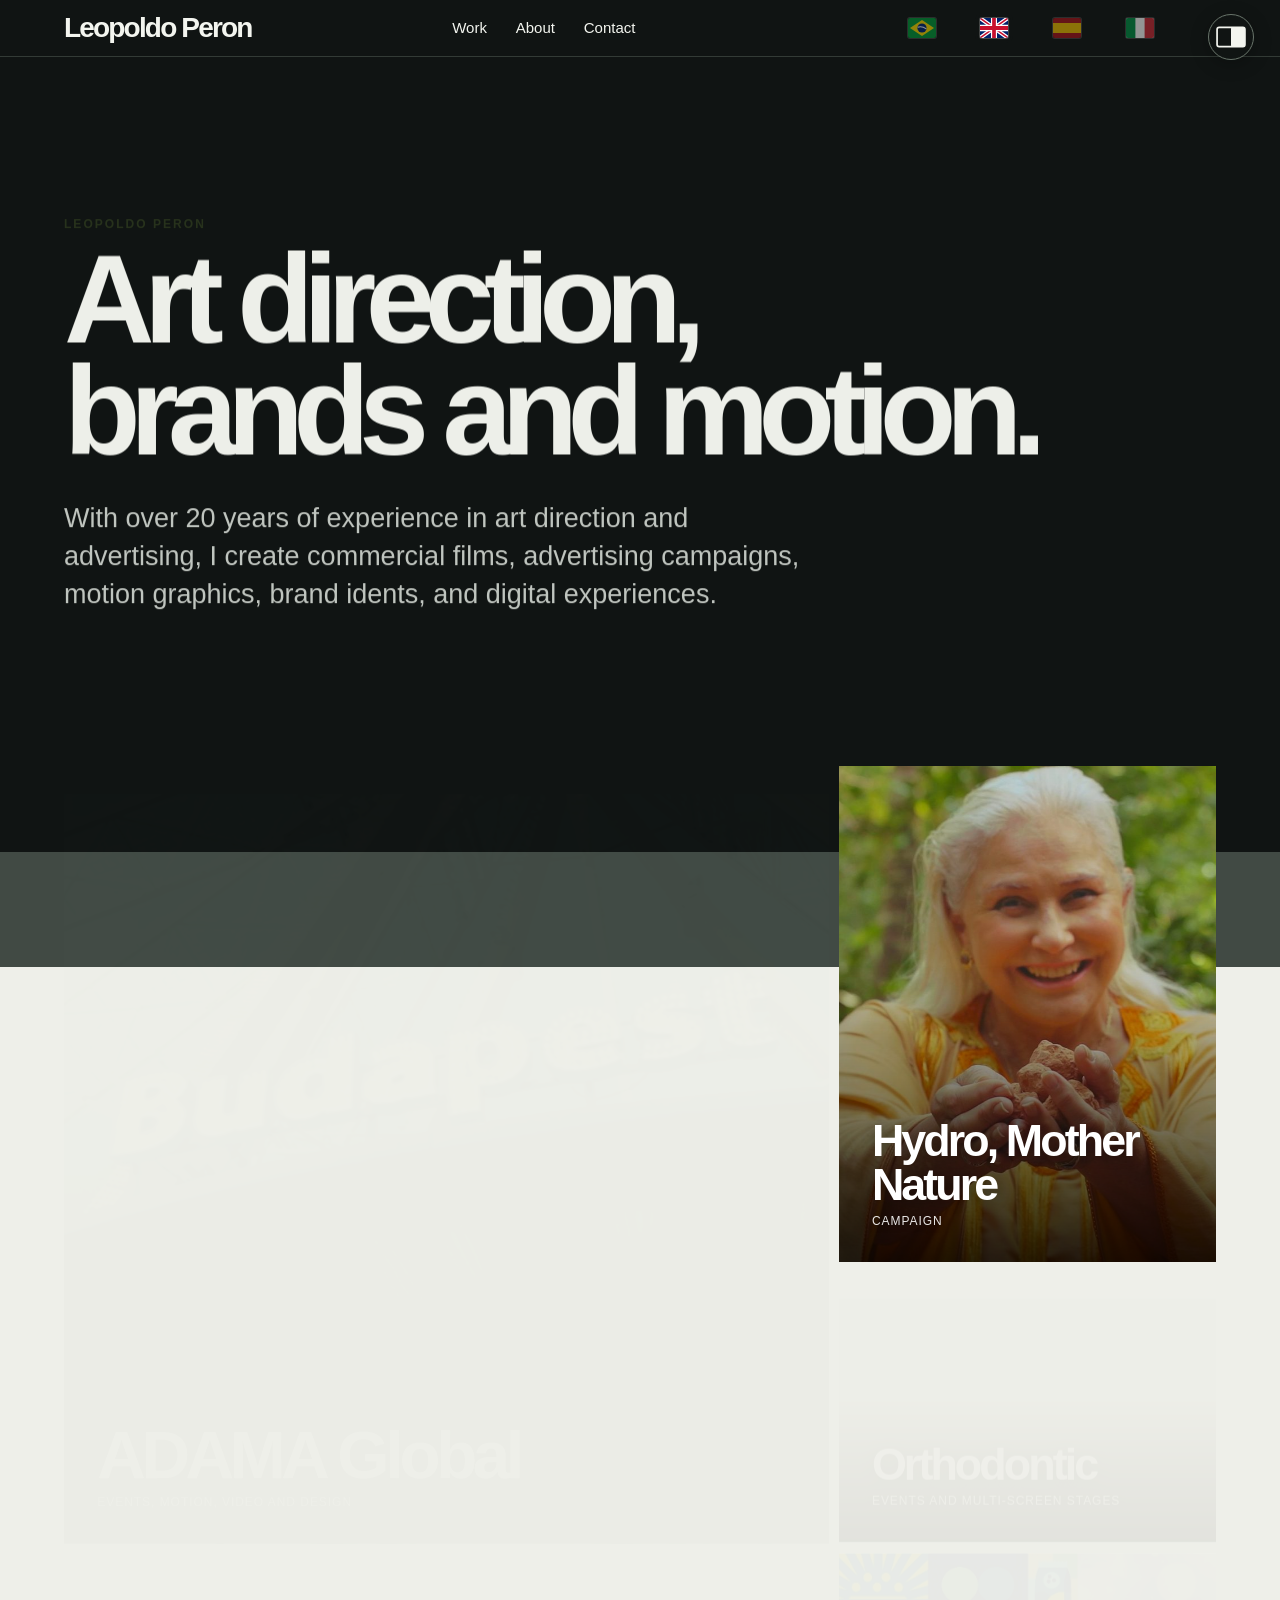
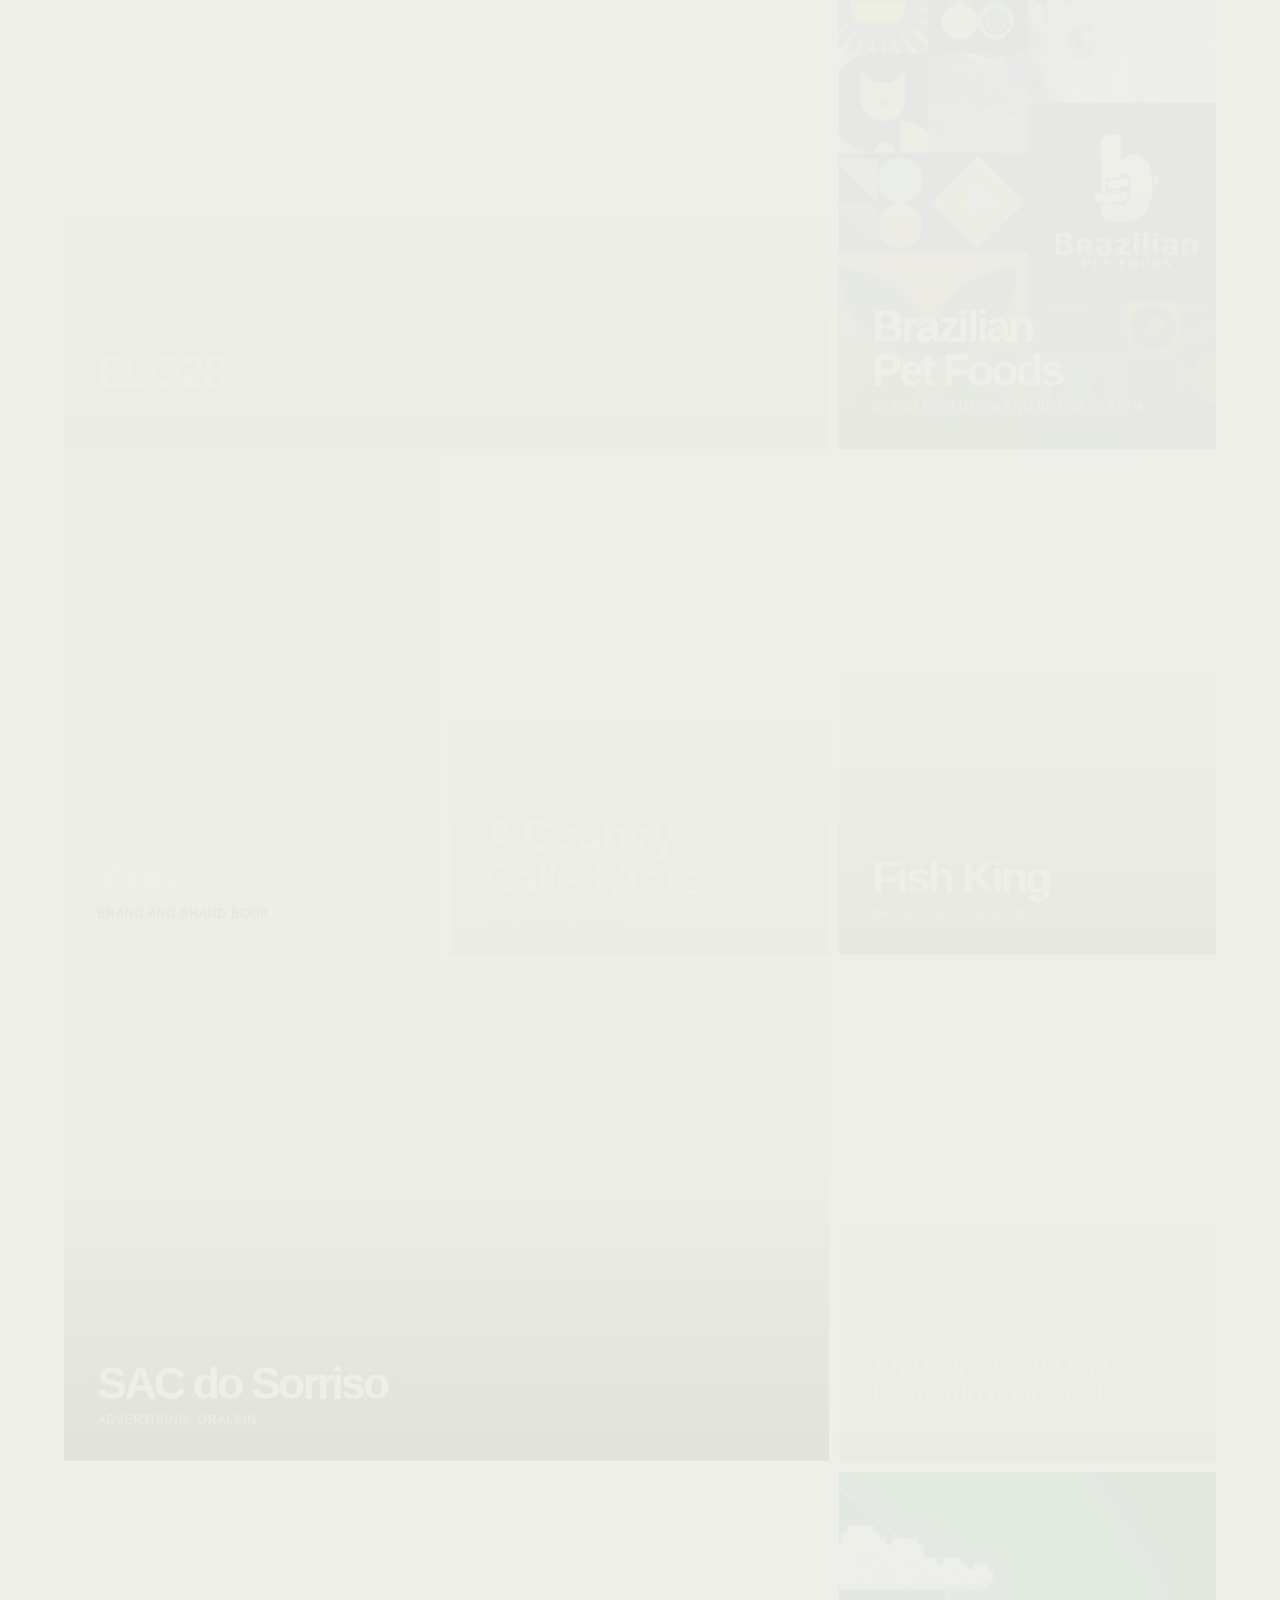
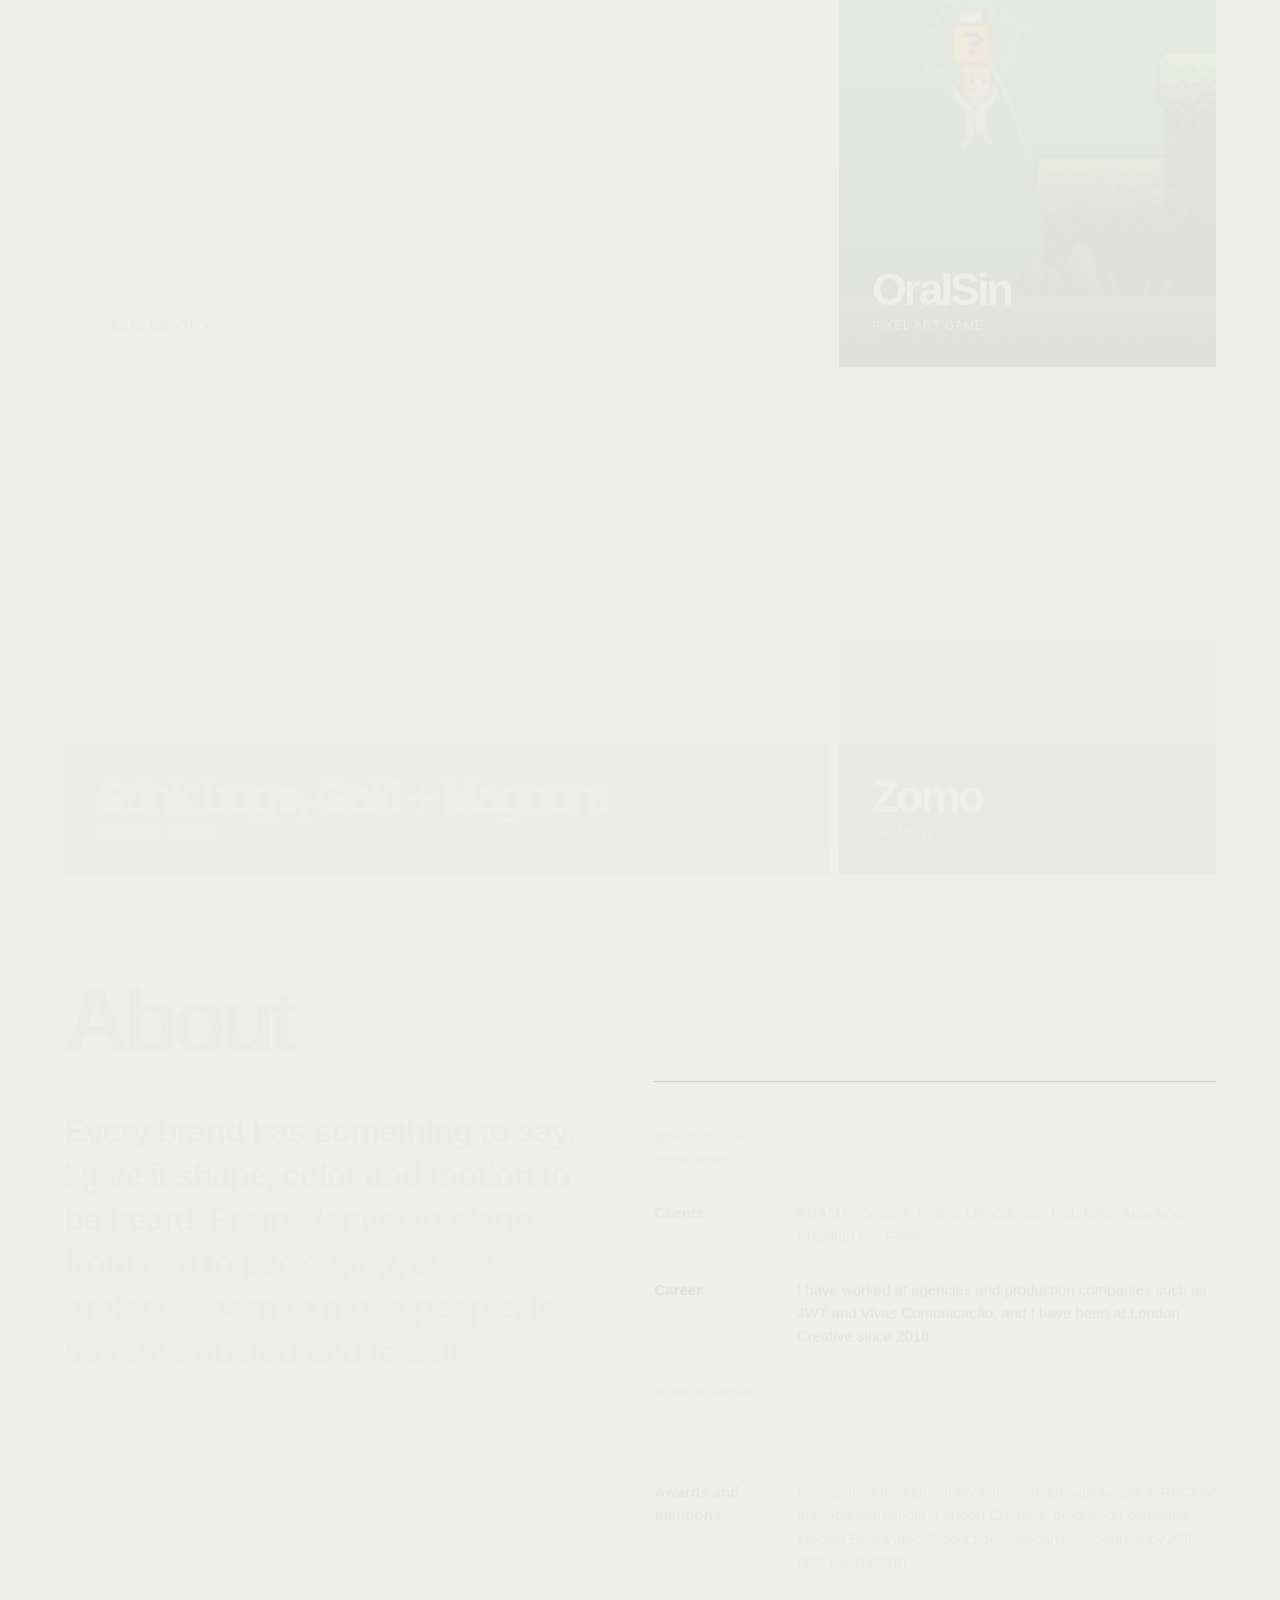
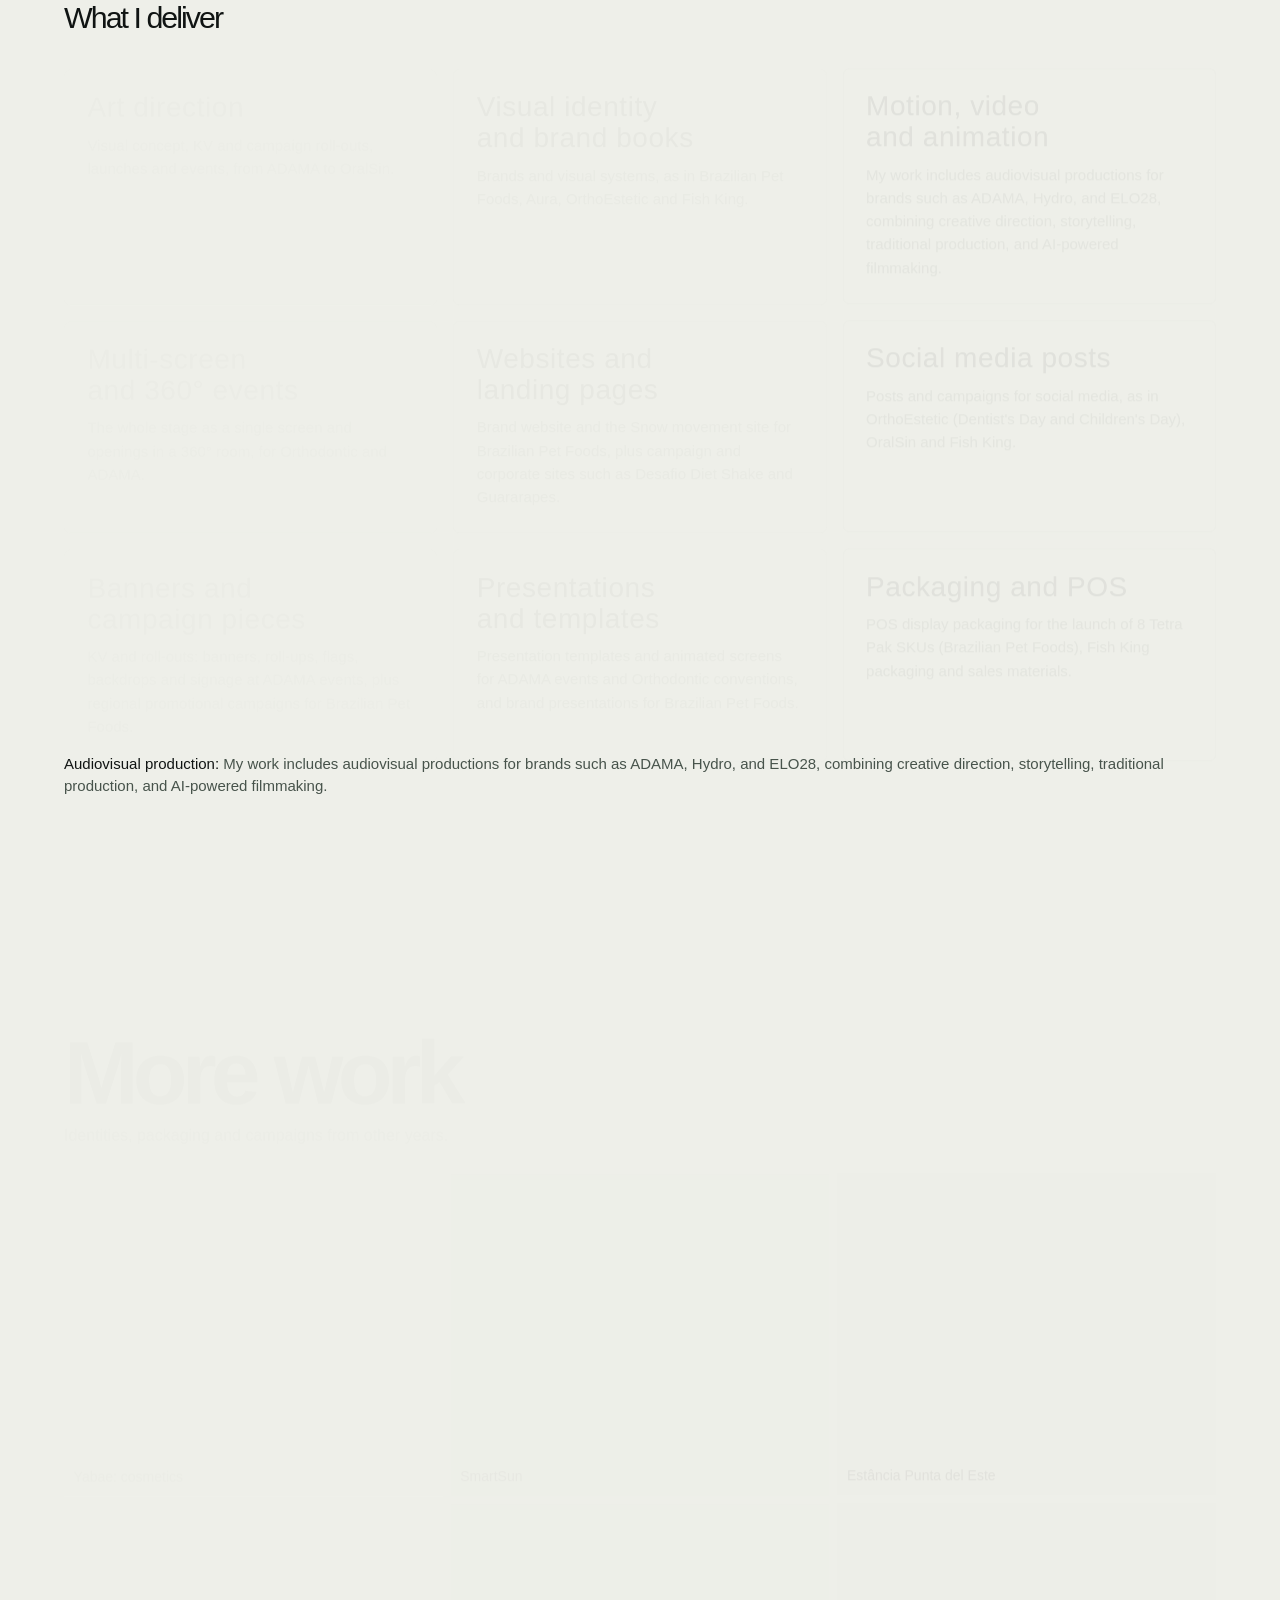
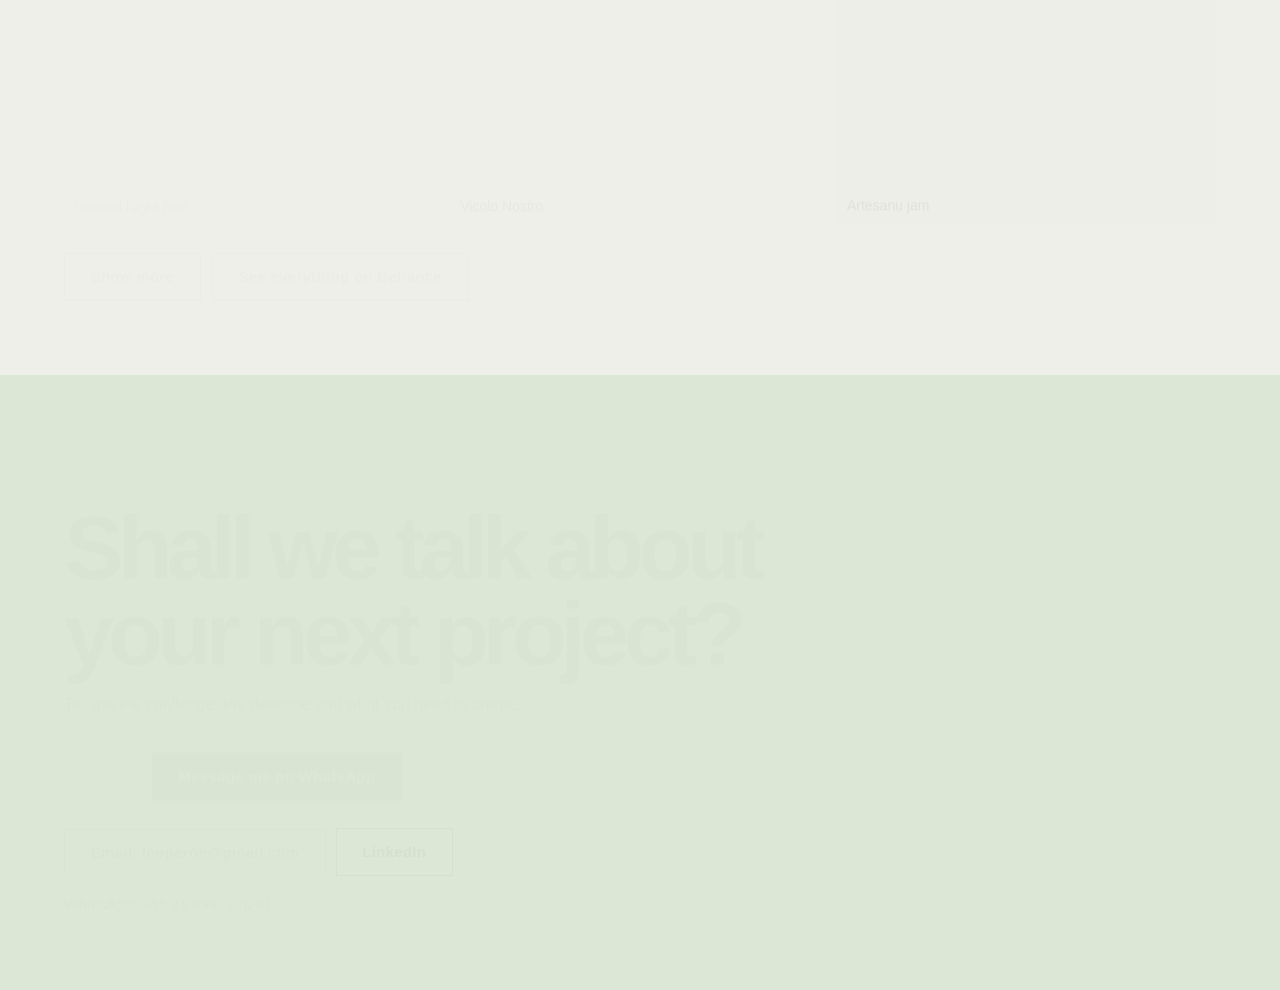
<file: pt/index.html>
<!doctype html><html lang="pt-BR"><meta charset="utf-8"><title>Leopoldo Peron</title><meta http-equiv="refresh" content="0;url=../"><link rel="canonical" href="../"><a href="../">Leopoldo Peron</a></html>
</file>
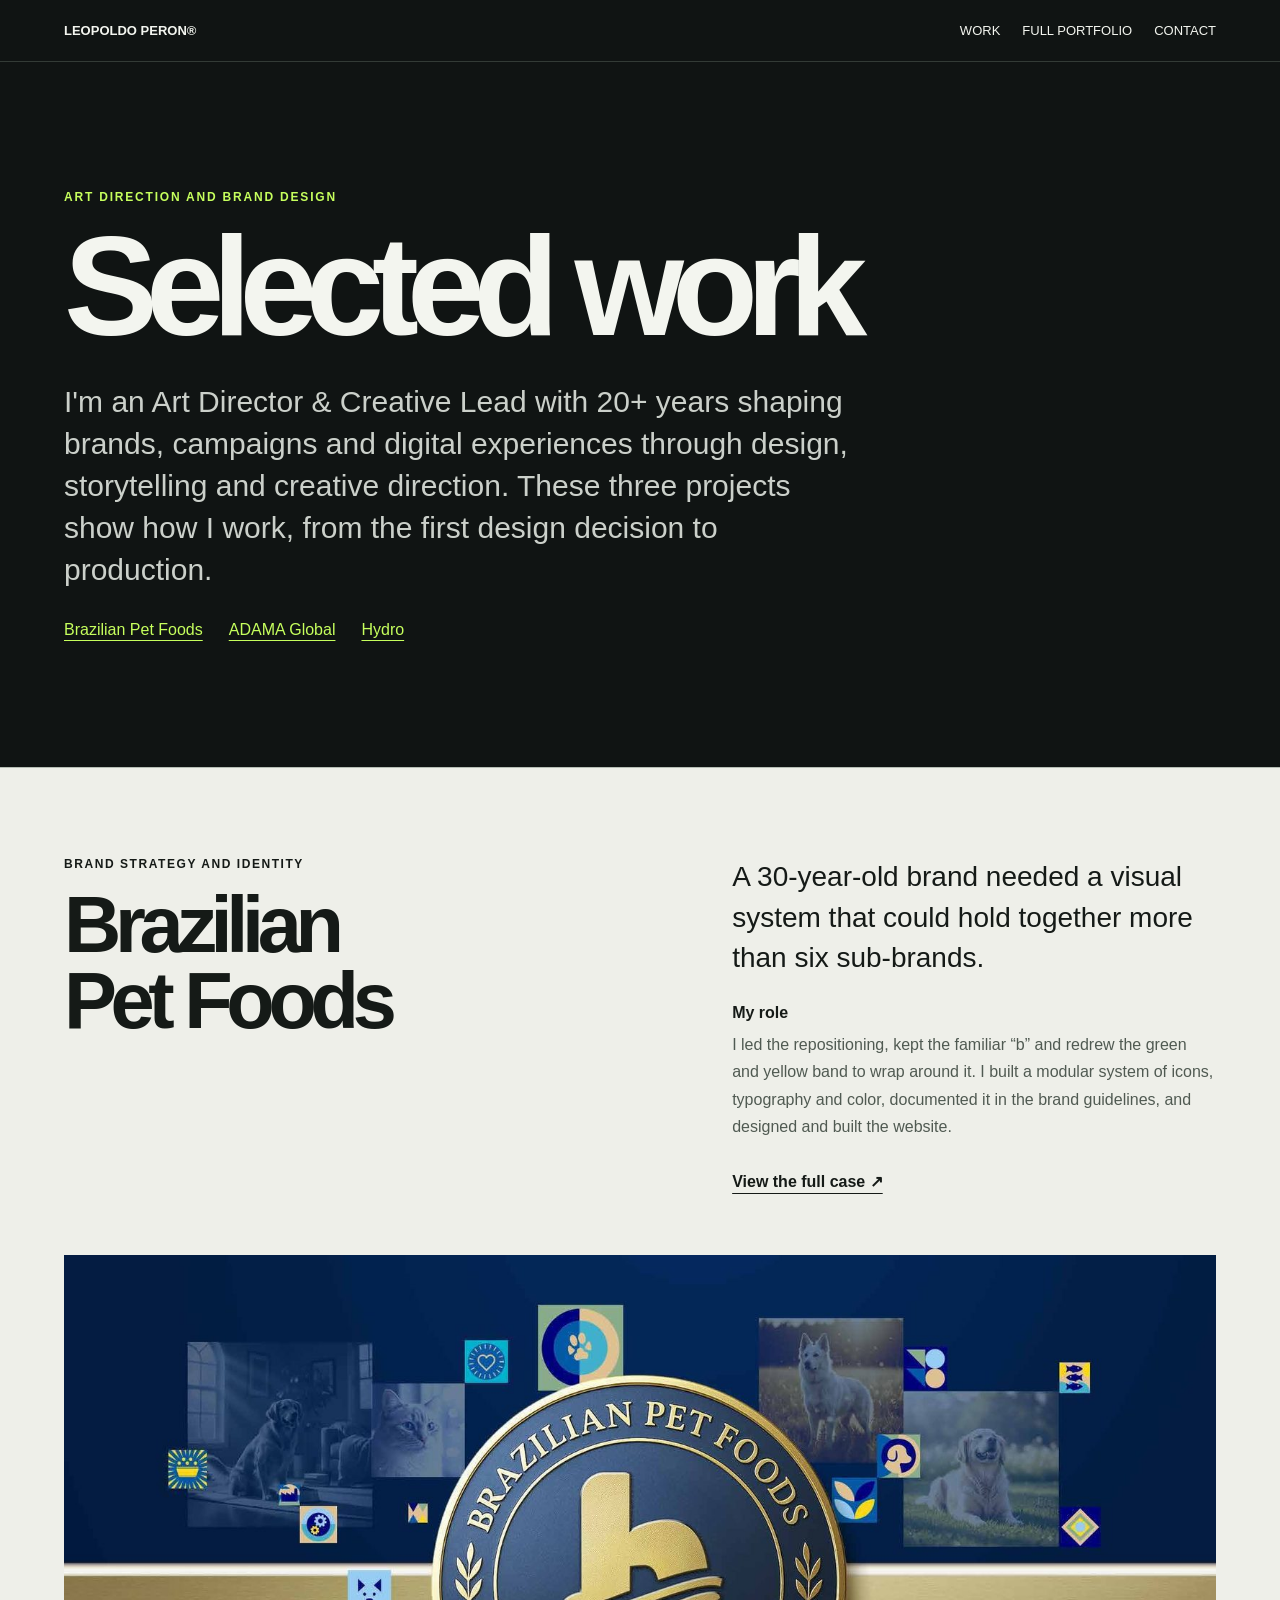
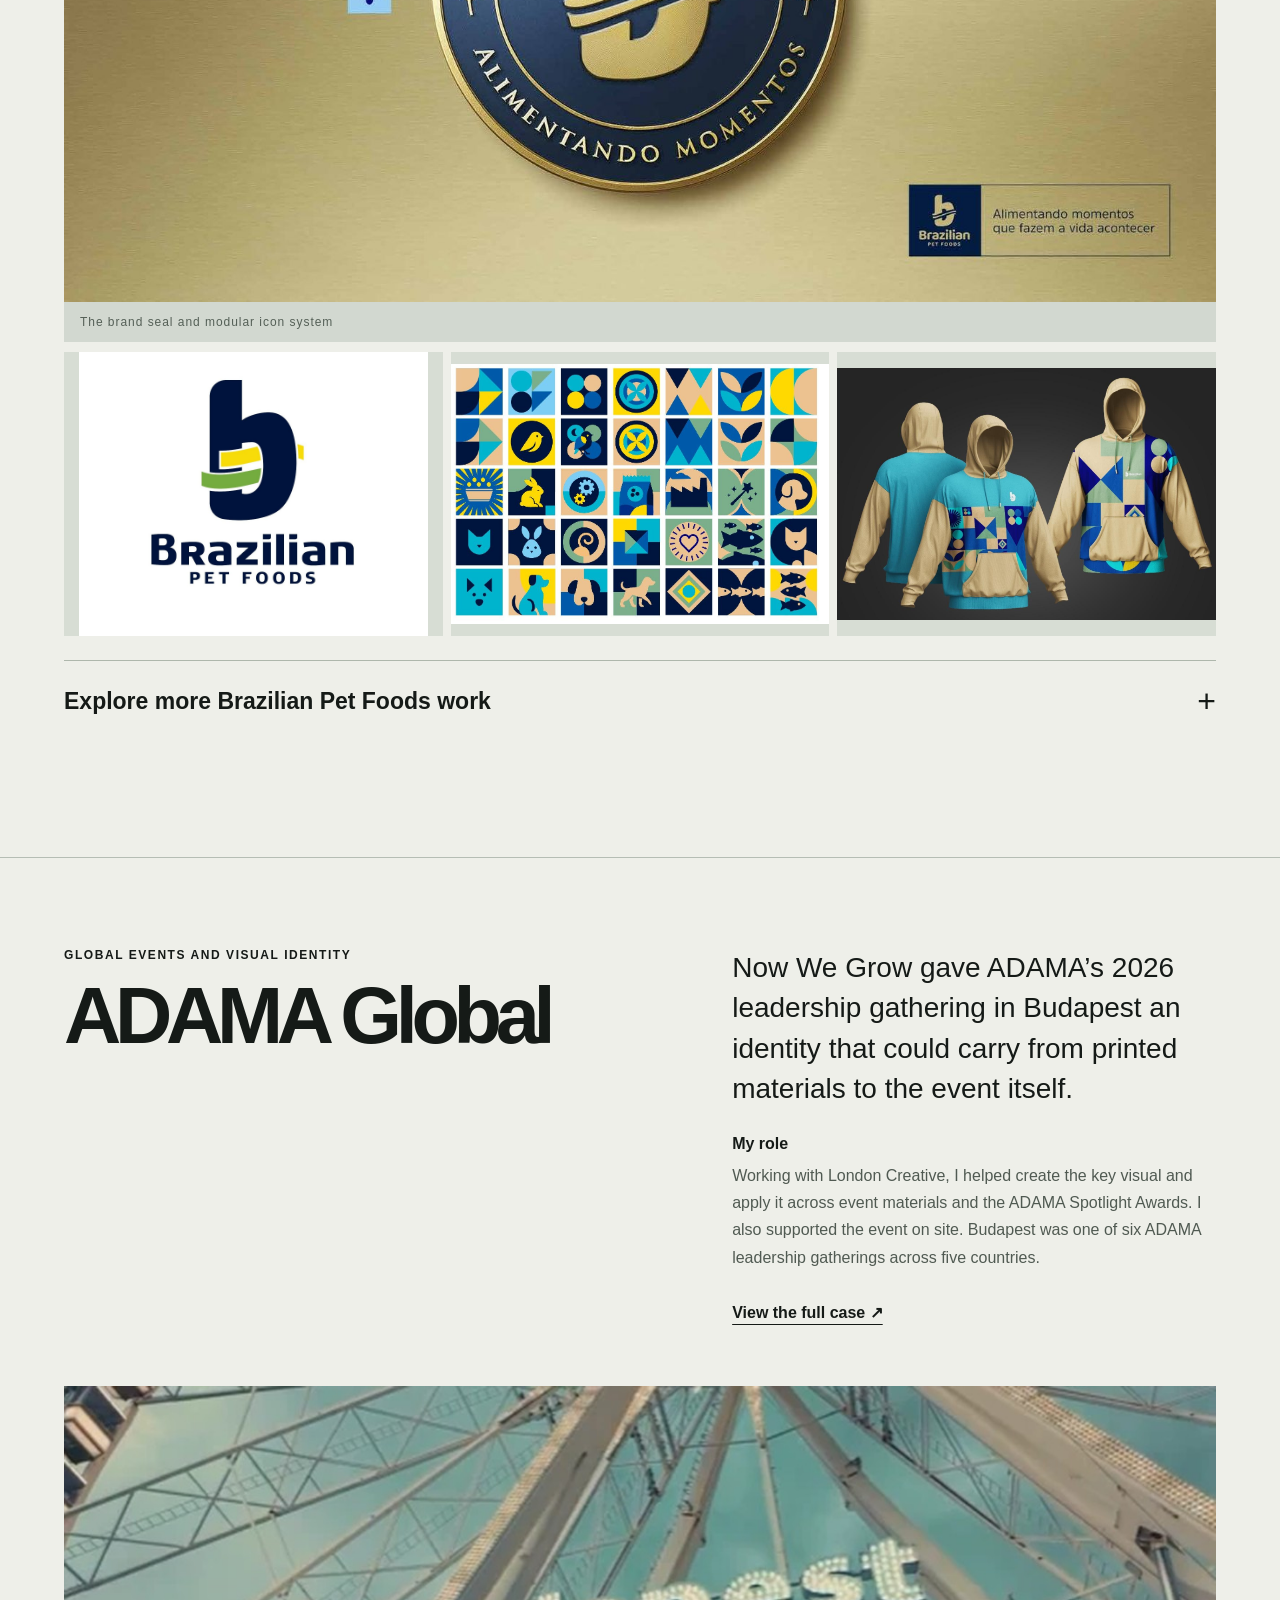
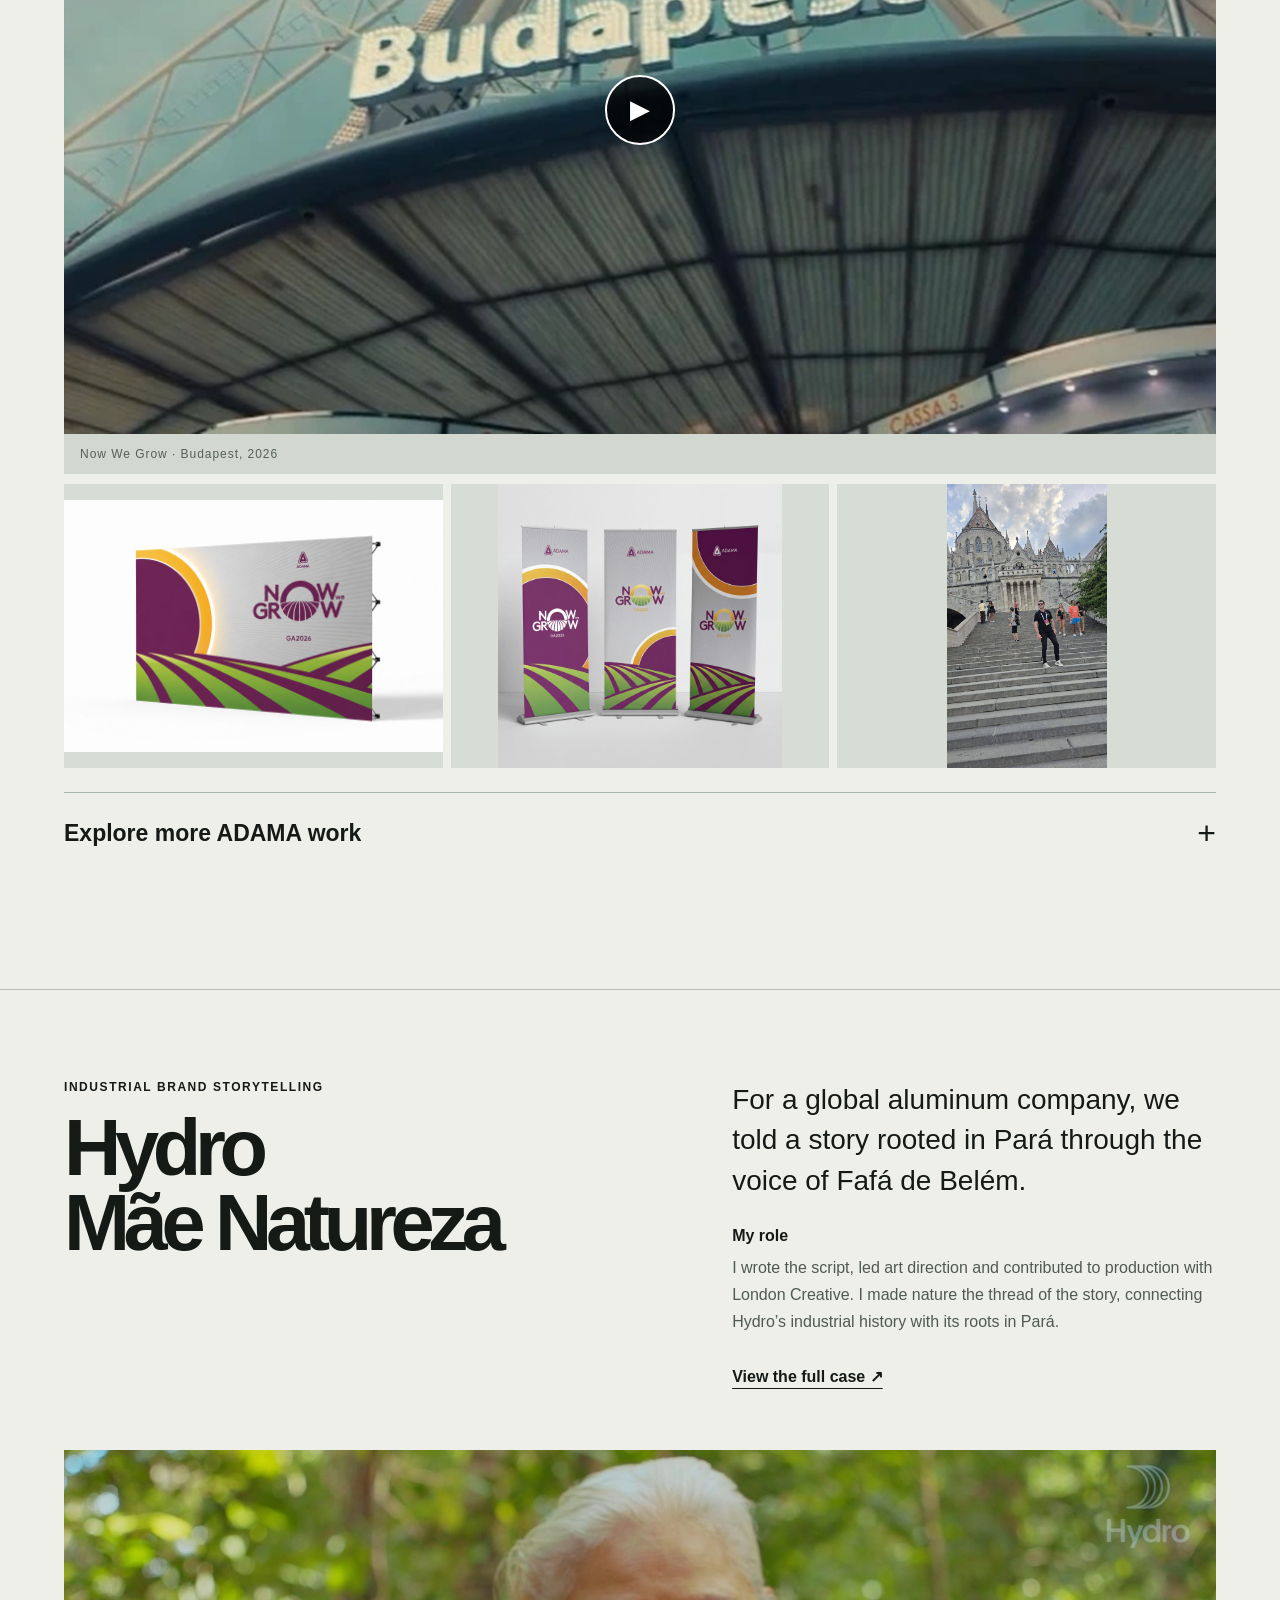
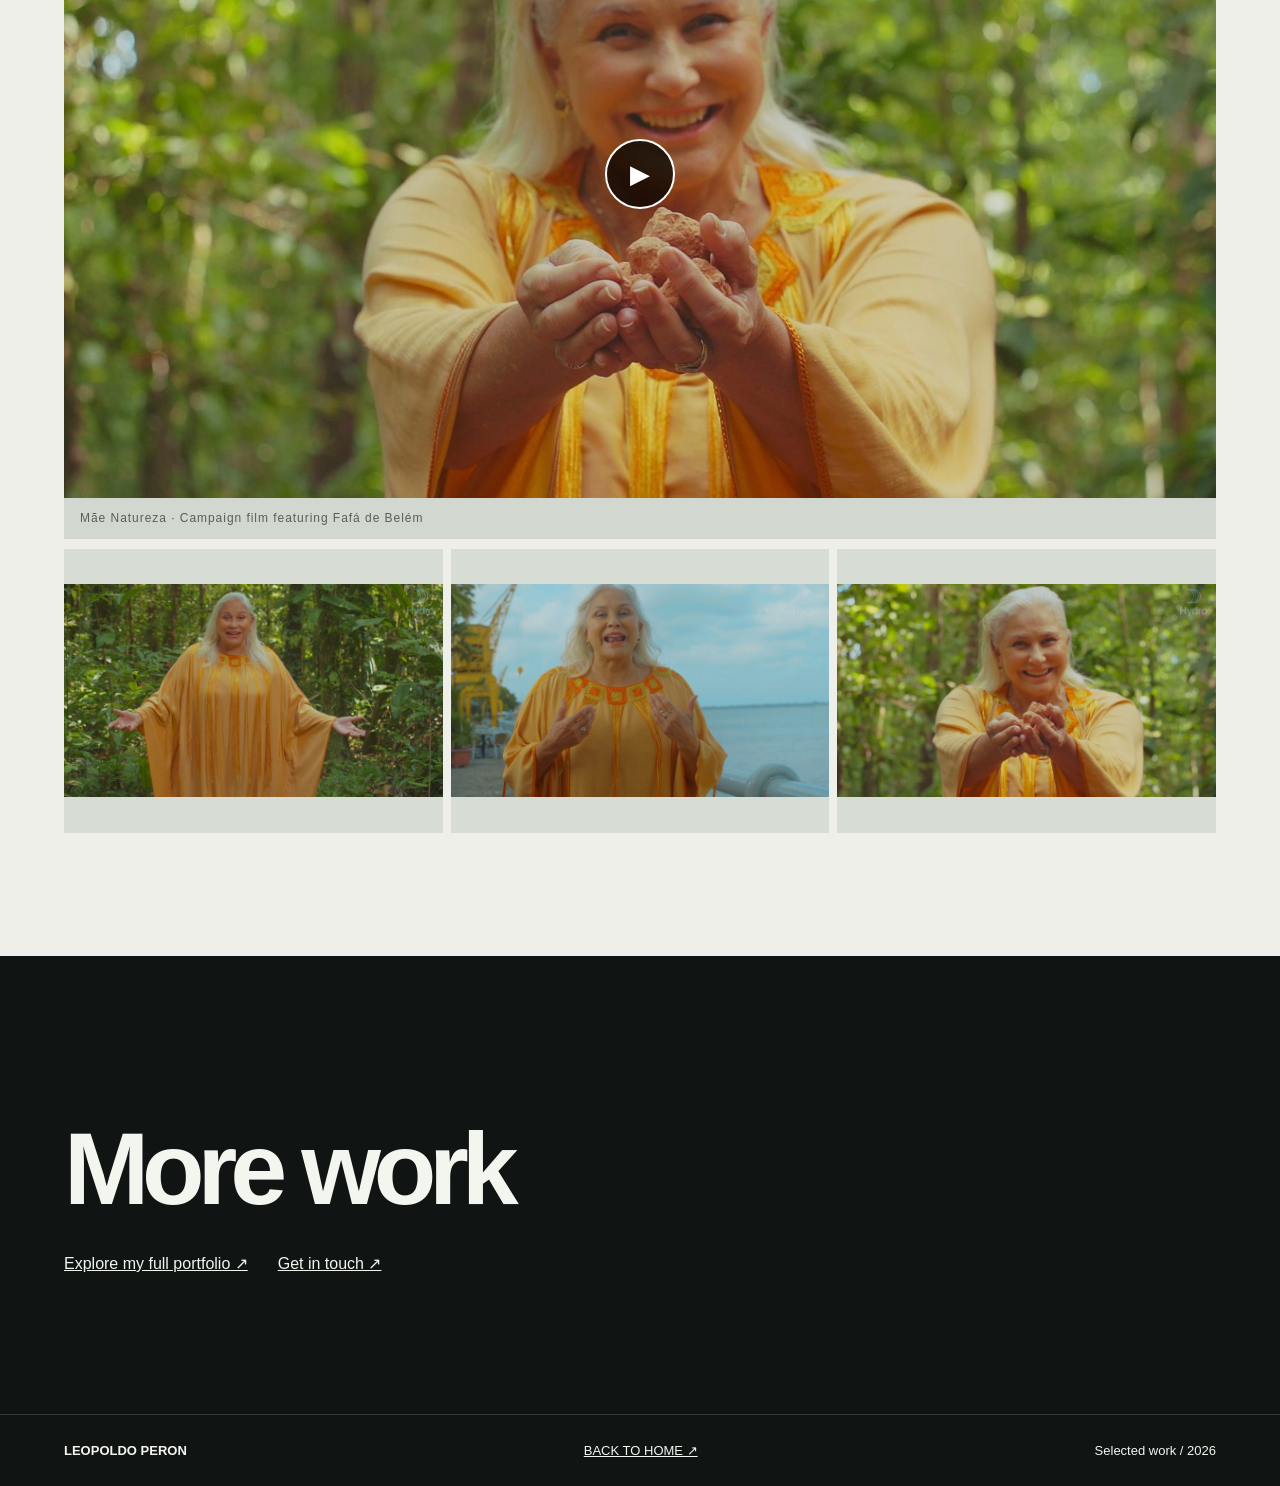
<file: selected/index.html>
<!doctype html>
<html lang="en"><head><meta charset="utf-8"><meta name="viewport" content="width=device-width,initial-scale=1"><meta name="robots" content="noindex"><meta name="theme-color" content="#101413"><title>Selected — Leopoldo Peron</title>
<style>
:root{--ink:#101413;--lime:#c6ff5d;--paper:#eeefe9}*{box-sizing:border-box}html{scroll-behavior:smooth}body{margin:0;background:var(--ink);color:#f3f5ef;font-family:Arial,Helvetica,sans-serif;-webkit-font-smoothing:antialiased}a{color:inherit}nav{padding:23px 5vw;display:flex;justify-content:space-between;align-items:center;gap:20px;border-bottom:1px solid #333b36}nav a{text-decoration:none;font-size:13px}nav .links{display:flex;gap:22px}main{overflow:hidden}.hero{padding:clamp(95px,13vh,160px) 5vw clamp(95px,14vh,170px);max-width:1500px;margin:auto}.kicker,.eyebrow{color:var(--lime);font-size:12px;font-weight:700;letter-spacing:.15em;text-transform:uppercase}.hero h1{font-size:clamp(62px,11vw,170px);line-height:.9;letter-spacing:-.085em;max-width:1200px;margin:32px 0}.hero h1 span{color:var(--lime)}.hero p{font-size:clamp(19px,2.4vw,30px);line-height:1.4;max-width:790px;color:#cbd0ca}.hero .meta{margin-top:46px}.work{background:var(--paper);color:#151a17;padding:clamp(65px,8vw,130px) 0}.work-header{padding:0 5vw 65px;max-width:1500px;margin:auto}.work-header h2{font-size:clamp(52px,8vw,118px);line-height:.95;letter-spacing:-.075em;margin:16px 0}.work-header p{max-width:660px;font-size:clamp(17px,1.8vw,23px);line-height:1.45;color:#4a524c}.case{border-top:1px solid #b5bdb4;padding:clamp(55px,7vw,110px) 0 clamp(85px,9vw,145px)}.case-head{max-width:1500px;margin:auto;padding:0 5vw;display:grid;grid-template-columns:1.1fr .9fr;gap:6vw;align-items:end}.case .number{font-size:12px;letter-spacing:.14em;font-weight:700;color:#657069}.case h3{font-size:clamp(55px,8vw,120px);letter-spacing:-.08em;line-height:.95;margin:16px 0 25px}.case .discipline{font-size:12px;letter-spacing:.13em;text-transform:uppercase;font-weight:700}.case .summary{font-size:clamp(19px,2.2vw,28px);line-height:1.45;max-width:650px;margin:0 0 20px}.case .detail{font-size:16px;line-height:1.7;max-width:580px;color:#505a52}.case a{display:inline-block;margin-top:16px;text-underline-offset:6px;font-weight:700}.visual{margin:clamp(35px,5vw,85px) 0 0;position:relative;background:#d2d8d0;min-height:320px}.visual img{display:block;width:100%;height:auto;max-height:950px;min-height:330px;object-fit:cover}.visual figcaption{padding:12px 5vw;font-size:12px;letter-spacing:.08em;color:#556057}.case:nth-of-type(even) .case-head{direction:rtl}.case:nth-of-type(even) .case-head>*{direction:ltr}.about{padding:clamp(90px,11vw,170px) 5vw;max-width:1500px;margin:auto}.about h2{font-size:clamp(52px,8vw,110px);line-height:.98;letter-spacing:-.07em;margin:22px 0}.about p{font-size:clamp(20px,2.2vw,28px);line-height:1.5;max-width:850px;color:#cbd0ca}.about .actions{display:flex;gap:30px;flex-wrap:wrap;margin-top:35px}footer{padding:28px 5vw;border-top:1px solid #333b36;display:flex;justify-content:space-between;gap:20px;flex-wrap:wrap;font-size:13px}@media(max-width:750px){nav{padding:20px 5vw}nav .links{gap:12px}nav a{font-size:11px}.hero{padding-top:95px;padding-bottom:105px}.hero h1{font-size:clamp(62px,13vw,95px)}.case-head,.case:nth-of-type(even) .case-head{display:block;direction:ltr}.case .summary{margin-top:25px}.visual img{min-height:240px}.work-header{padding-bottom:45px}}@media(prefers-reduced-motion:reduce){html{scroll-behavior:auto}}
.case-gallery{display:grid;grid-template-columns:repeat(12,minmax(0,1fr));gap:8px;margin:8px 0}.shot{grid-column:span 4;aspect-ratio:4/3;overflow:hidden;background:#d7ddd4}.shot.wide{grid-column:span 8}.shot img{width:100%;height:100%;object-fit:cover;display:block}.more-work{margin:24px 5vw 0;border-top:1px solid #aeb7ac}.more-work summary{cursor:pointer;display:flex;justify-content:space-between;align-items:center;padding:22px 0;font-size:clamp(17px,2vw,23px);font-weight:700;list-style:none}.more-work summary::-webkit-details-marker{display:none}.more-work summary:after{content:'+';font-size:32px;font-weight:400}.more-work[open] summary:after{content:'−'}.more-work .expanded{padding:0 0 22px}.expanded p{font-size:15px;line-height:1.6;color:#4a524c}.media-link{display:inline-block;margin:12px 0 22px;text-underline-offset:5px}@media(max-width:750px){.case-gallery{grid-template-columns:repeat(2,minmax(0,1fr));gap:5px}.shot,.shot.wide{grid-column:span 1;aspect-ratio:4/5}.shot:first-child{grid-column:span 2;aspect-ratio:16/10}}.video-preview{position:relative;display:block;width:100%;aspect-ratio:16/9;background:#141817;overflow:hidden;cursor:pointer;border:0;padding:0}.video-preview img{width:100%;height:100%;object-fit:cover;display:block}.video-preview .play-icon{position:absolute;left:50%;top:50%;transform:translate(-50%,-50%);width:70px;height:70px;border-radius:50%;background:rgba(0,0,0,.72);border:2px solid white;color:white;display:grid;place-items:center;font-size:26px}.video-preview:hover .play-icon{background:#1d2a20}.video-preview iframe{position:absolute;inset:0;width:100%;height:100%;border:0}.video-label{font-size:13px;font-weight:700;letter-spacing:.08em;margin:18px 0 10px}.video-grid{display:grid;grid-template-columns:1fr 1fr;gap:12px}.video-grid .video-label{grid-column:1/-1;margin-bottom:0}@media(max-width:750px){.video-grid{grid-template-columns:1fr}.video-preview .play-icon{width:58px;height:58px}}/* Expanded case: clear visual boundary and caption hierarchy */
.more-work[open]{background:#dce7d6;border-top:2px solid #304b37;margin:24px 0 0;padding:0 5vw 42px;box-shadow:inset 0 7px 0 #c6ff5d}
.more-work[open] summary{border-bottom:1px solid #a2b2a1;margin-bottom:26px;color:#183d28}
.more-work[open] .expanded{padding-bottom:12px}
.more-work[open] .expanded>p:first-child{margin:0 0 28px;max-width:650px}
.more-work[open] .expanded .case-gallery{margin:26px 0 30px}
.more-work[open] .expanded .media-link{margin-top:20px}
.video-grid{column-gap:20px;row-gap:38px;align-items:start}
.video-grid>div{display:flex;flex-direction:column;gap:8px}
.video-grid .video-preview{order:0}
.video-grid .video-label{order:1;grid-column:auto;margin:0!important;padding:0 0 0 2px;font-size:14px;line-height:1.35;letter-spacing:0;font-weight:700;color:#1d3024}
.video-grid .video-label + *{margin-top:0}
.visual figcaption{padding-top:9px;padding-bottom:18px;line-height:1.35}
@media(max-width:750px){.video-grid{row-gap:32px}.more-work[open]{padding-bottom:32px}}
/* Remove dead space between an expanded gallery and the next case divider. */
.case:has(> .more-work[open]){padding-bottom:0}
.case:has(> .more-work[open]) + .case{border-top:1px solid #b5bdb4}
.case:has(> .more-work[open]) > .more-work[open]{margin-bottom:0}
.gallery-heading{font-size:clamp(18px,2.3vw,26px);line-height:1.2;margin:38px 0 14px;font-weight:700}.expanded .gallery-heading+.case-gallery{margin-top:0}.expanded .video-grid{margin-bottom:30px}.expanded .video-grid+.gallery-heading{margin-top:20px}.event-followup{border-top:2px solid #9eb39e;margin-top:44px;padding-top:14px}.event-followup .video-grid{margin:20px 0 30px}
.hero{padding-block:clamp(70px,10vw,140px)}
.hero h1{font-size:clamp(52px,11vw,150px);margin:20px 0 24px}
.project-links{display:flex;flex-wrap:wrap;gap:12px 26px;margin-top:30px}
.project-links a{color:var(--lime);text-underline-offset:5px}
.work{padding:0}
.case:nth-of-type(even) .case-head{direction:ltr}
.case-head{align-items:start}
.case h3{font-size:clamp(40px,6.2vw,100px);overflow-wrap:break-word}
.case .detail strong{display:inline-block;margin-bottom:5px;color:#151a17}
.visual,.case-gallery{width:90%;max-width:1350px;margin-inline:auto}
.visual{min-height:0}
.visual img{min-height:0;max-height:none;object-fit:contain}
.visual figcaption{padding:12px 16px}
.case-gallery{grid-template-columns:repeat(3,minmax(0,1fr));margin-top:10px}
.shot{grid-column:auto}
.shot img{object-fit:contain}
.expanded .case-gallery{width:100%}
@media(max-width:750px){
 .case-gallery{grid-template-columns:repeat(2,minmax(0,1fr))}
 .case .shot{grid-column:auto;aspect-ratio:4/3}
 .case .shot:first-child{grid-column:1/-1}
}
.case-player{position:relative;aspect-ratio:16/9;background:#141817}
.case-player .video-preview,.case-player iframe{display:block;width:100%;height:100%;border:0}
.case-player .video-preview img{height:100%;object-fit:cover}
.video-preview:focus-visible,.case-player iframe:focus-visible{outline:3px solid var(--lime);outline-offset:3px}
.adama-photos{max-width:1120px;margin:0 auto 36px;display:grid;gap:10px}
.adama-photo-row{display:flex;gap:10px;align-items:flex-start}
.adama-photo{flex:calc(var(--photo-ratio)) 1 0;min-width:0}
.adama-photo img{display:block;width:100%;height:auto}
@media(max-width:750px){
 .adama-photos,.adama-photo-row{gap:6px}
}
</style></head><body>
<nav><a href="../en/" aria-label="Portfolio home"><strong>LEOPOLDO PERON®</strong></a><div class="links"><a href="#work">WORK</a><a href="../en/">FULL PORTFOLIO</a><a href="mailto:leoperon@gmail.com">CONTACT</a></div></nav>
<main><section class="hero"><div class="kicker">Art direction and brand design</div><h1>Selected work</h1><p>I'm an Art Director & Creative Lead with 20+ years shaping brands, campaigns and digital experiences through design, storytelling and creative direction. These three projects show how I work, from the first design decision to production.</p><div class="project-links"><a href="#brazilian-pet-foods">Brazilian Pet Foods</a><a href="#adama">ADAMA Global</a><a href="#hydro">Hydro</a></div></section>
<section class="work" id="work">
<article class="case" id="brazilian-pet-foods">
  <div class="case-head">
    <div>
      <div class="discipline">Brand strategy and identity</div>
      <h3>Brazilian<br>Pet Foods</h3>
    </div>
    <div>
      <p class="summary">A 30-year-old brand needed a visual system that could hold together more than six sub-brands.</p>
      <p class="detail"><strong>My role</strong><br>I led the repositioning, kept the familiar “b” and redrew the green and yellow band to wrap around it. I built a modular system of icons, typography and color, documented it in the brand guidelines, and designed and built the website.</p>
      <a href="../en/#case-brpet">View the full case ↗</a>
    </div>
  </div>
  <figure class="visual"><img src="../img/brpet/5.jpg" width="1600" height="898" alt="Brazilian Pet Foods seal with the redesigned b, modular icons and pet photography" loading="lazy" decoding="async"><figcaption>The brand seal and modular icon system</figcaption></figure>
  <div class="case-gallery">
    <div class="shot"><img src="../img/brpet/1.jpg" alt="The revised Brazilian Pet Foods symbol in green and yellow" loading="lazy" decoding="async"></div>
    <div class="shot"><img src="../img/brpet/3.jpg" alt="Modular icon patterns from the Brazilian Pet Foods identity" loading="lazy" decoding="async"></div>
    <div class="shot"><img src="../img/brpet/9.jpg" alt="Brazilian Pet Foods sweatshirts with the modular pattern" loading="lazy" decoding="async"></div>
  </div>
<details class="more-work"><summary>Explore more Brazilian Pet Foods work</summary><div class="expanded"><p>Brand identity, packaging and commercial design applications from the original portfolio.</p><div class="case-gallery"><div class="shot"><img loading="lazy" src="../img/brpet/4.jpg" alt="brazilian-pet-foods additional design or production image 1"></div><div class="shot"><img loading="lazy" src="../img/brpet/6.jpg" alt="brazilian-pet-foods additional design or production image 2"></div><div class="shot"><img loading="lazy" src="../img/brpet/7.jpg" alt="brazilian-pet-foods additional design or production image 3"></div><div class="shot"><img loading="lazy" src="../img/brpet/8.jpg" alt="brazilian-pet-foods additional design or production image 4"></div><div class="shot"><img loading="lazy" src="../img/brpet/9.jpg" alt="brazilian-pet-foods additional design or production image 5"></div><div class="shot"><img loading="lazy" src="../img/brpet/10.jpg" alt="brazilian-pet-foods additional design or production image 6"></div></div></div></details></article>
<article class="case" id="adama">
  <div class="case-head">
    <div>
      <div class="discipline">Global events and visual identity</div>
      <h3>ADAMA Global</h3>
    </div>
    <div>
      <p class="summary">Now We Grow gave ADAMA’s 2026 leadership gathering in Budapest an identity that could carry from printed materials to the event itself.</p>
      <p class="detail"><strong>My role</strong><br>Working with London Creative, I helped create the key visual and apply it across event materials and the ADAMA Spotlight Awards. I also supported the event on site. Budapest was one of six ADAMA leadership gatherings across five countries.</p>
      <a href="../en/#case-adama">View the full case ↗</a>
    </div>
  </div>
  <figure class="visual"><div class="case-player"><button type="button" class="video-preview" data-id="1204922088" data-hash="976c338d5c" aria-label="Play the Now We Grow Budapest aftermovie"><img src="../img/adama/budapeste/aftermovie.jpg" width="1280" height="720" alt="Budapest sign beneath the Ferris wheel in the Now We Grow aftermovie" loading="lazy" decoding="async"><span class="play-icon" aria-hidden="true">▶</span></button></div><figcaption>Now We Grow · Budapest, 2026</figcaption></figure>
<div class="case-gallery"><div class="shot"><img loading="lazy" src="../img/adama/budapeste/design-01.jpg" alt="Now We Grow Budapest event backdrop"></div><div class="shot"><img loading="lazy" src="../img/adama/budapeste/design-04.jpg" alt="Now We Grow roll-up banners"></div><div class="shot"><img loading="lazy" src="../img/adama/budapeste/making-01.jpg" alt="Now We Grow Budapest backstage photograph"></div></div><details class="more-work"><summary>Explore more ADAMA work</summary><div class="expanded"><p><strong>Now We Grow · Budapest, 2026.</strong> Event visual identity, graphic applications and on-site production. The work below belongs to this event.</p><h4 class="gallery-heading">Now We Grow — Graphic pieces</h4><div class="adama-photos"><div class="adama-photo-row"><div class="adama-photo" style="--photo-ratio:1371/1200"><img width="1371" height="1200" loading="lazy" src="../img/adama/budapeste/design-02.jpg" alt="Now We Grow Budapest event graphic design"></div><div class="adama-photo" style="--photo-ratio:654/938"><img width="654" height="938" loading="lazy" src="../img/adama/budapeste/design-03.jpg" alt="Now We Grow Budapest event graphic design"></div></div>
<div class="adama-photo-row"><div class="adama-photo" style="--photo-ratio:1600/1600"><img width="1600" height="1600" loading="lazy" src="../img/adama/budapeste/design-05.jpg" alt="Now We Grow Budapest event graphic design"></div><div class="adama-photo" style="--photo-ratio:1440/1080"><img width="1440" height="1080" loading="lazy" src="../img/adama/budapeste/design-08.jpg" alt="Now We Grow Budapest event graphic design"></div></div>
<div class="adama-photo-row"><div class="adama-photo" style="--photo-ratio:1440/1080"><img width="1440" height="1080" loading="lazy" src="../img/adama/budapeste/design-09.jpg" alt="Now We Grow Budapest event graphic design"></div><div class="adama-photo" style="--photo-ratio:1600/1067"><img width="1600" height="1067" loading="lazy" src="../img/adama/budapeste/design-11.jpg" alt="Now We Grow Budapest event graphic design"></div></div></div><h4 class="gallery-heading">Now We Grow — Behind the scenes</h4><div class="adama-photos"><div class="adama-photo-row"><div class="adama-photo" style="--photo-ratio:1126/2000"><img width="1126" height="2000" loading="lazy" src="../img/adama/budapeste/making-03.jpg" alt="Now We Grow Budapest behind the scenes"></div><div class="adama-photo" style="--photo-ratio:1333/2000"><img width="1333" height="2000" loading="lazy" src="../img/adama/budapeste/making-02.jpg" alt="Now We Grow Budapest behind the scenes"></div></div>
<div class="adama-photo-row"><div class="adama-photo" style="--photo-ratio:1600/1066"><img width="1600" height="1066" loading="lazy" src="../img/adama/budapeste/making-04.jpg" alt="Now We Grow Budapest behind the scenes"></div><div class="adama-photo" style="--photo-ratio:1126/2000"><img width="1126" height="2000" loading="lazy" src="../img/adama/budapeste/making-05.jpg" alt="Now We Grow Budapest behind the scenes"></div></div></div><a class="media-link" href="../en/#case-adama">Explore the full ADAMA case ↗</a></div></details></article>
<article class="case" id="hydro">
  <div class="case-head">
    <div>
      <div class="discipline">Industrial brand storytelling</div>
      <h3>Hydro<br>Mãe Natureza</h3>
    </div>
    <div>
      <p class="summary">For a global aluminum company, we told a story rooted in Pará through the voice of Fafá de Belém.</p>
      <p class="detail"><strong>My role</strong><br>I wrote the script, led art direction and contributed to production with London Creative. I made nature the thread of the story, connecting Hydro’s industrial history with its roots in Pará.</p>
      <a href="../en/#case-hydro">View the full case ↗</a>
    </div>
  </div>
  <figure class="visual"><div class="case-player"><button type="button" class="video-preview" data-id="889882404" data-hash="b77f75dc16" aria-label="Play Hydro — Mãe Natureza"><img src="../img/hydro/capa.jpg" width="1600" height="900" alt="Fafá de Belém holds a piece of ore in a forest in Pará" loading="lazy" decoding="async"><span class="play-icon" aria-hidden="true">▶</span></button></div><figcaption>Mãe Natureza · Campaign film featuring Fafá de Belém</figcaption></figure>
  <div class="case-gallery">
    <div class="shot"><img src="../img/hydro/1.jpg" alt="Fafá de Belém opens her arms in the forest" loading="lazy" decoding="async"></div>
    <div class="shot"><img src="../img/hydro/2.jpg" alt="Fafá de Belém speaks beside the river" loading="lazy" decoding="async"></div>
    <div class="shot"><img src="../img/hydro/6.jpg" alt="Fafá de Belém smiles with her hands outstretched" loading="lazy" decoding="async"></div>
  </div>
</article>
</section><section class="about"><h2>More work</h2><div class="actions"><a href="../en/">Explore my full portfolio ↗</a><a href="mailto:leoperon@gmail.com">Get in touch ↗</a></div></section></main><footer><strong>LEOPOLDO PERON</strong><a href="../en/">BACK TO HOME ↗</a><span>Selected work / 2026</span></footer><script>
document.addEventListener('click', function (event) {
  const button = event.target.closest('.case-player .video-preview');
  if (!button) return;

  const video = new URL('https://player.vimeo.com/video/' + encodeURIComponent(button.dataset.id));
  video.search = new URLSearchParams({h: button.dataset.hash, autoplay: '1', dnt: '1'});
  const frame = document.createElement('iframe');
  frame.src = video.href;
  frame.title = button.getAttribute('aria-label');
  frame.allow = 'autoplay; fullscreen; picture-in-picture';
  frame.allowFullscreen = true;
  button.replaceWith(frame);
  frame.focus();
});
</script></body></html>
</file>
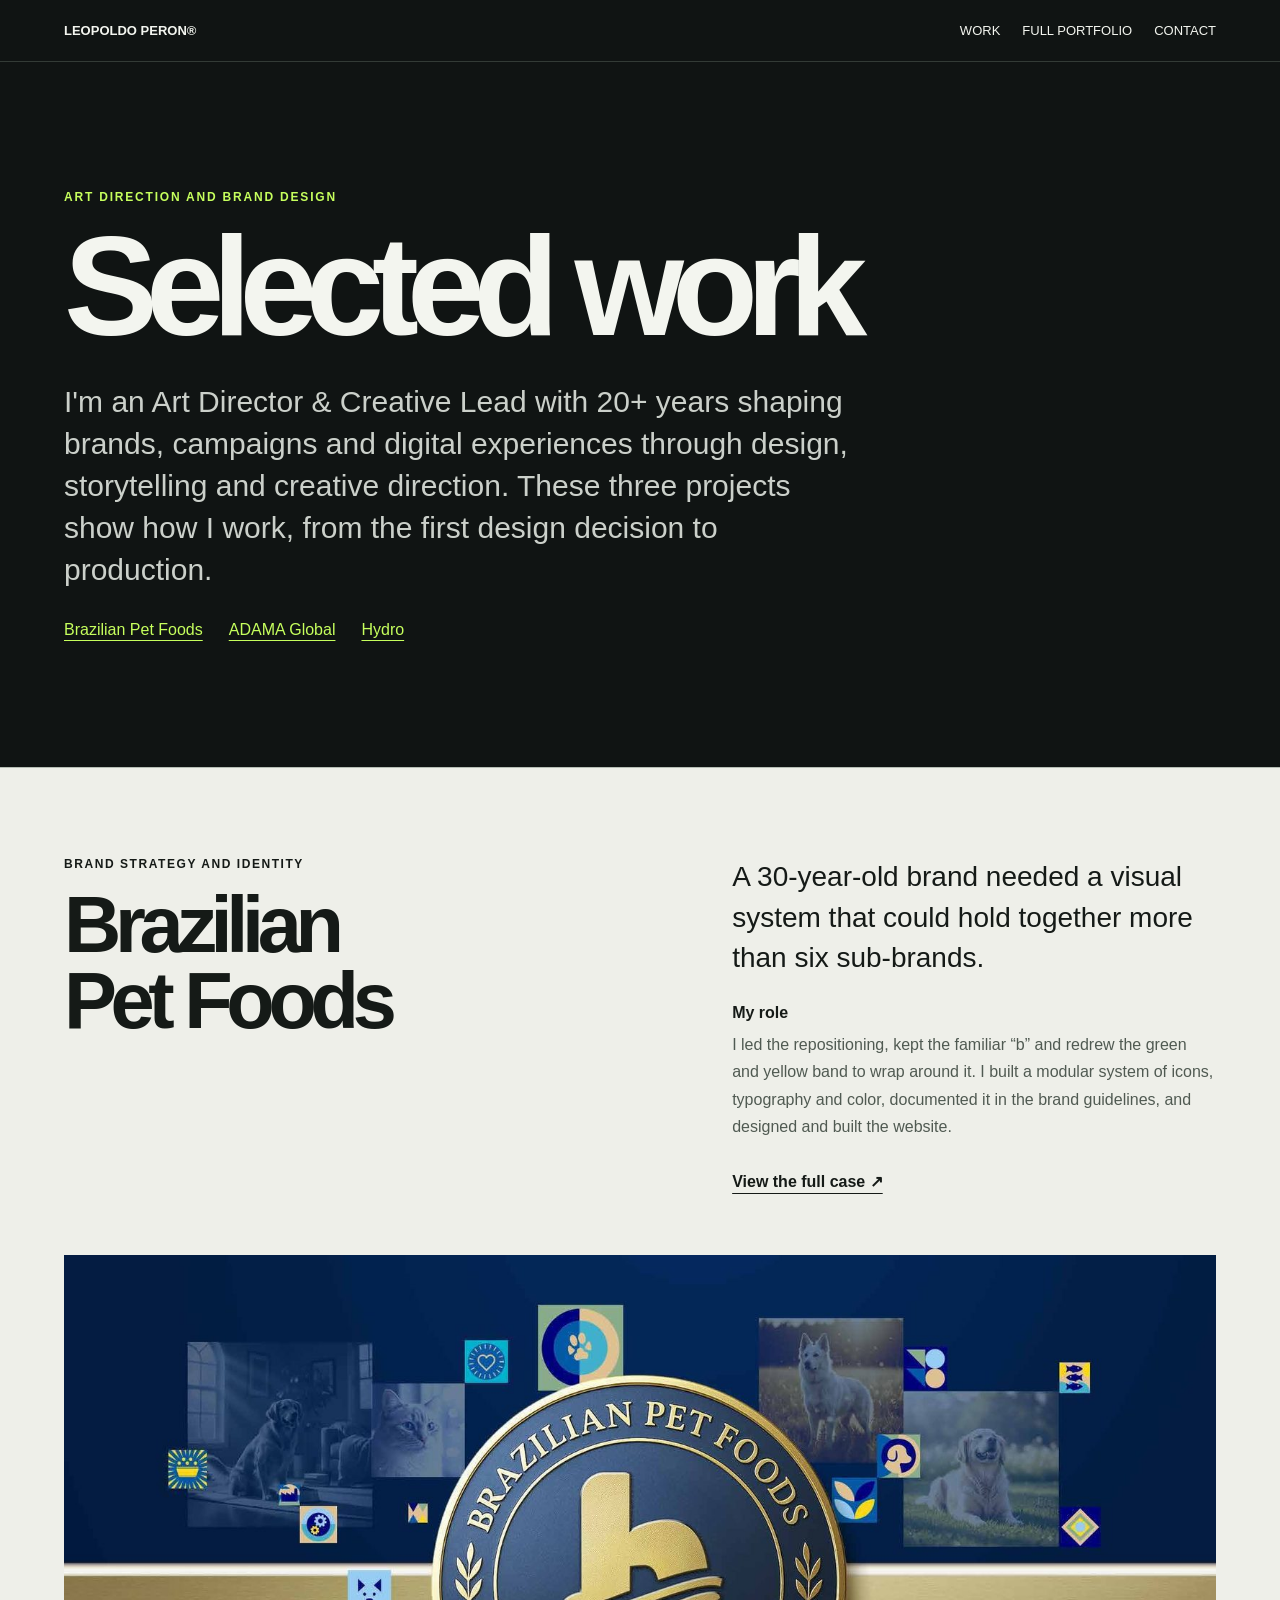
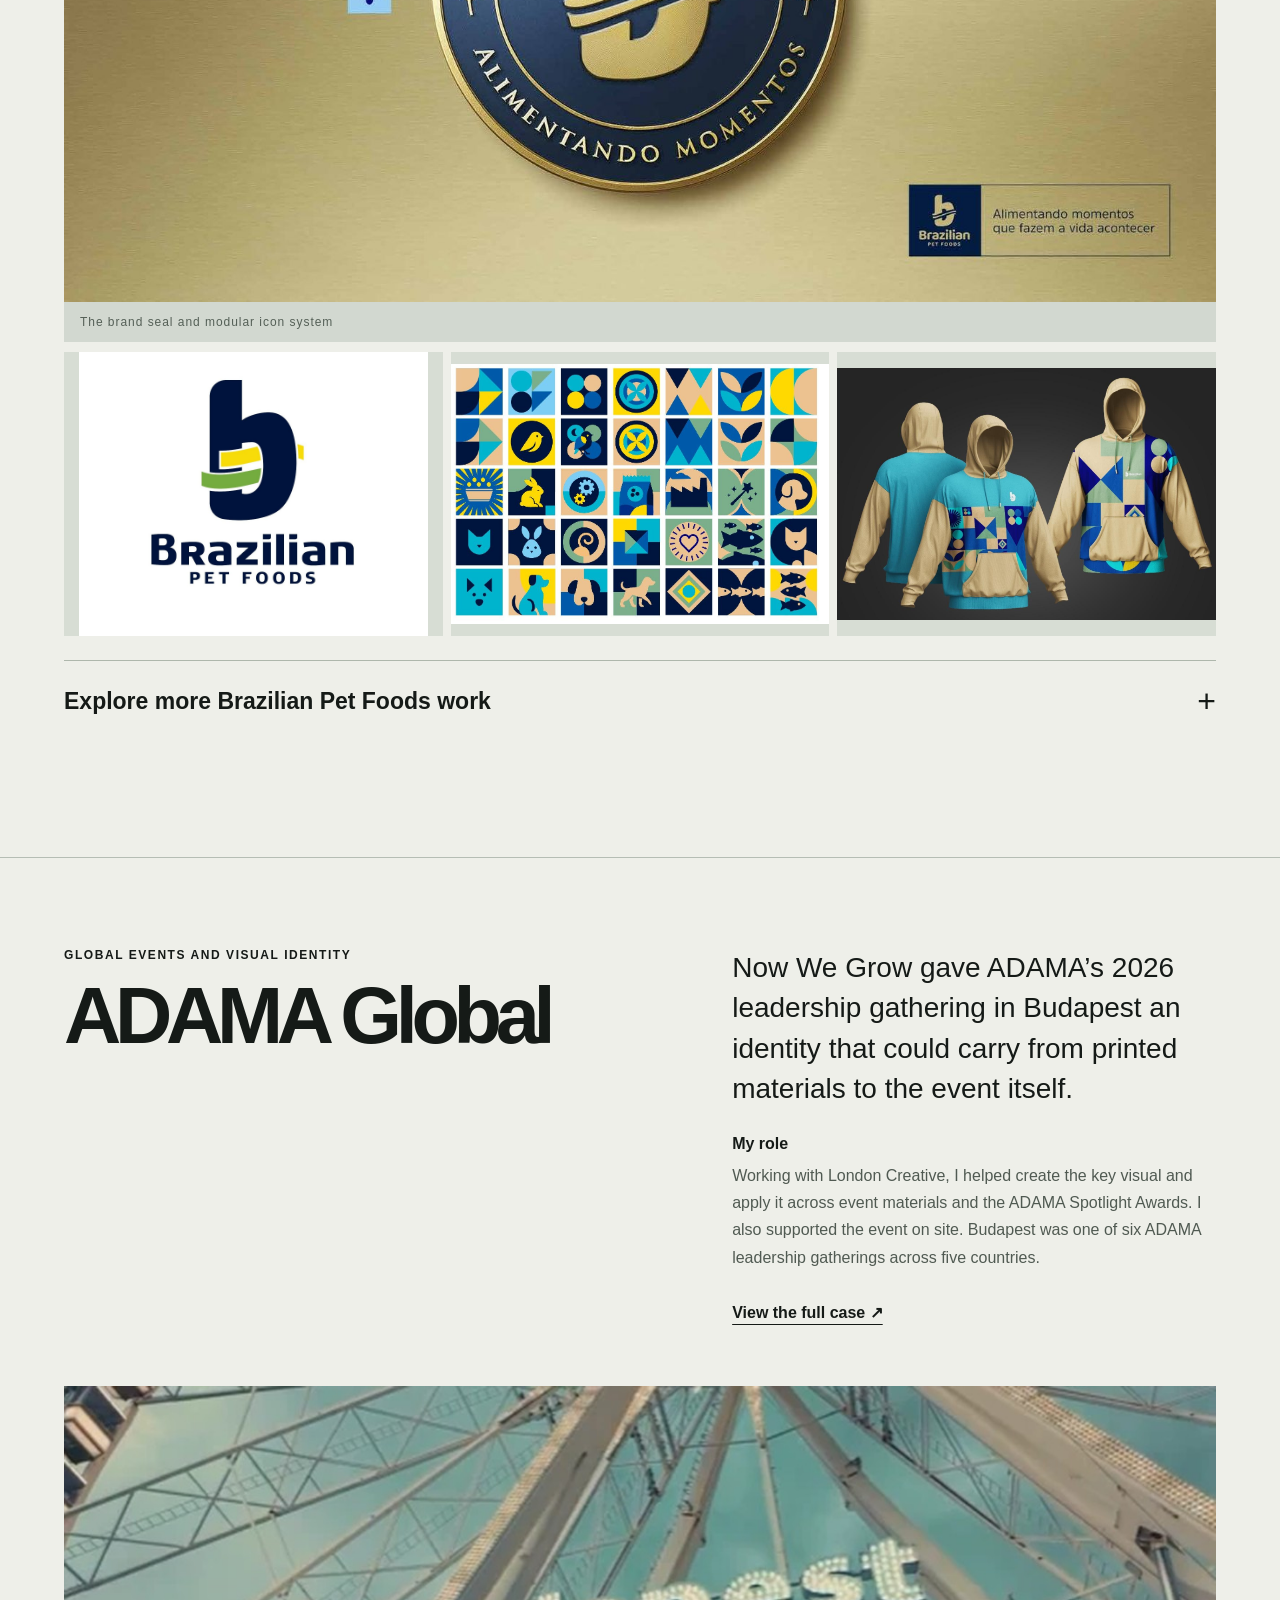
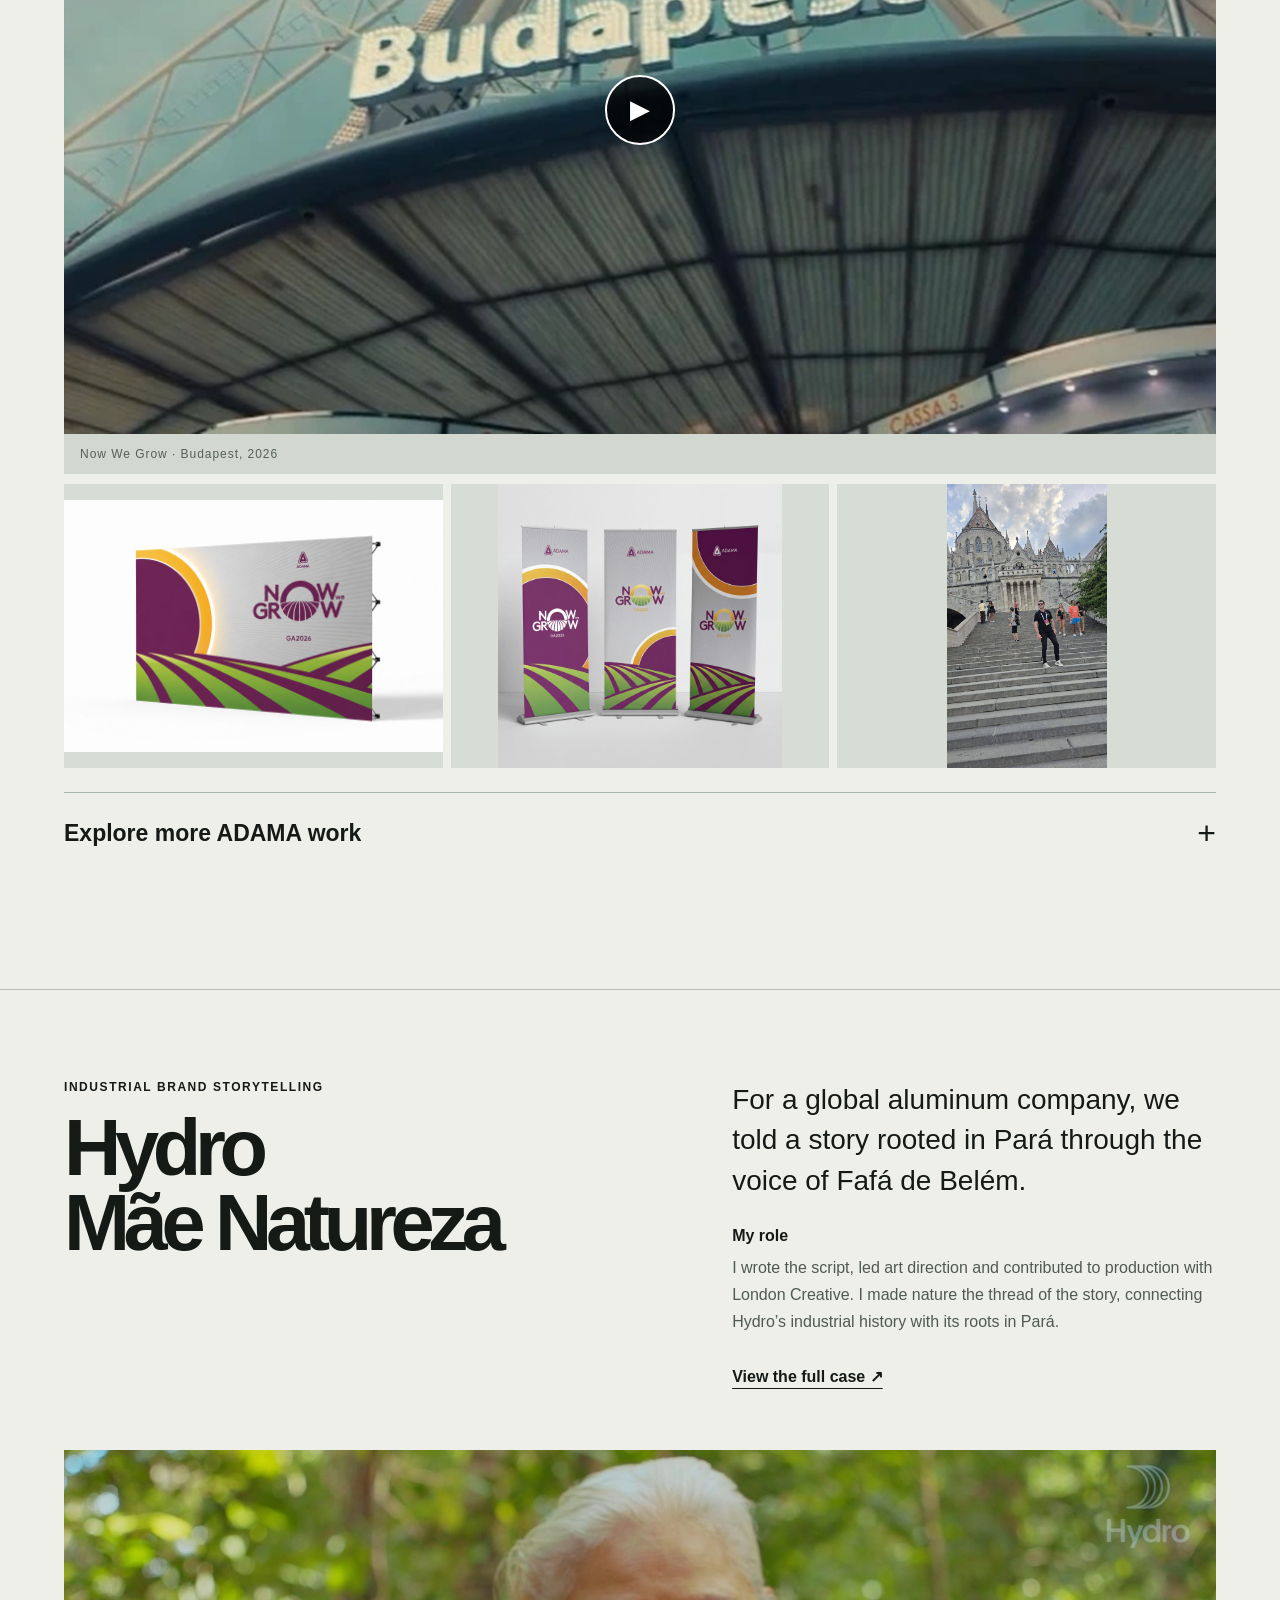
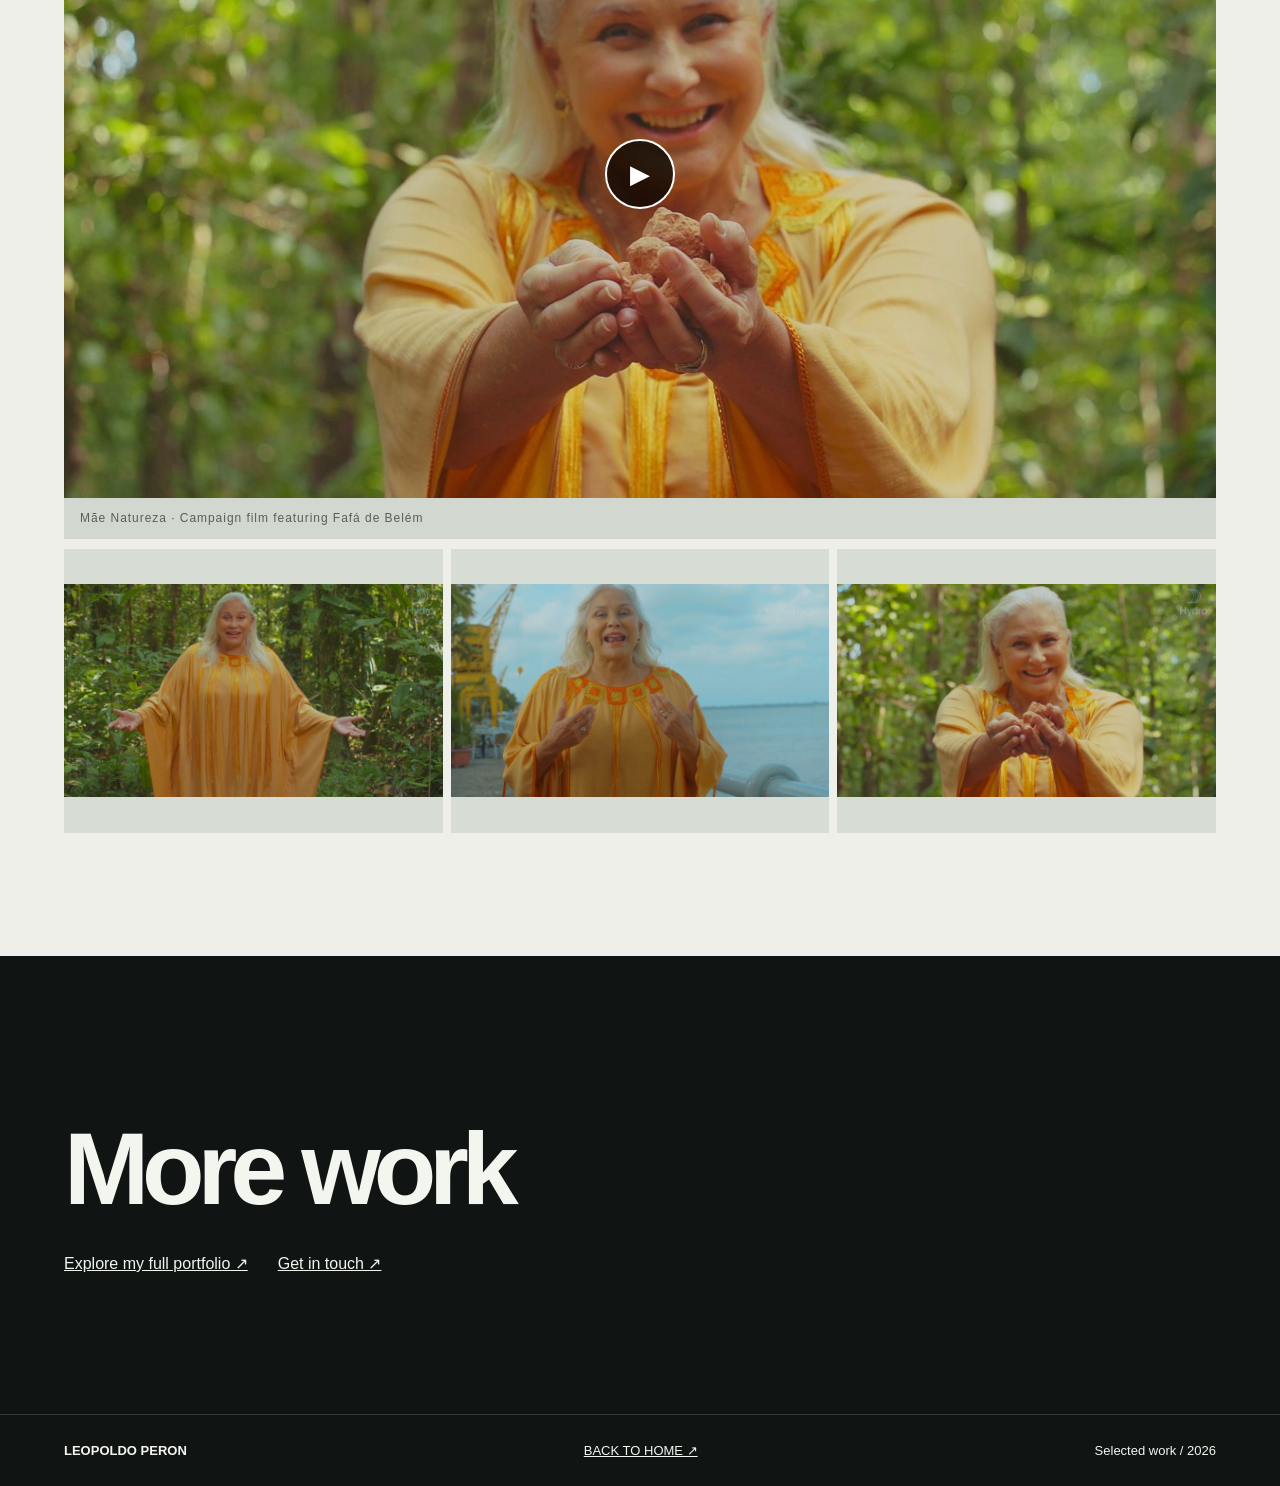
<file: tractian/index.html>
<!doctype html>
<html lang="en"><head><meta charset="utf-8"><meta name="viewport" content="width=device-width,initial-scale=1"><meta name="robots" content="noindex"><meta name="theme-color" content="#101413"><title>Selected Work — Leopoldo Peron</title>
<style>
:root{--ink:#101413;--lime:#c6ff5d;--paper:#eeefe9}*{box-sizing:border-box}html{scroll-behavior:smooth}body{margin:0;background:var(--ink);color:#f3f5ef;font-family:Arial,Helvetica,sans-serif;-webkit-font-smoothing:antialiased}a{color:inherit}nav{padding:23px 5vw;display:flex;justify-content:space-between;align-items:center;gap:20px;border-bottom:1px solid #333b36}nav a{text-decoration:none;font-size:13px}nav .links{display:flex;gap:22px}main{overflow:hidden}.hero{padding:clamp(95px,13vh,160px) 5vw clamp(95px,14vh,170px);max-width:1500px;margin:auto}.kicker,.eyebrow{color:var(--lime);font-size:12px;font-weight:700;letter-spacing:.15em;text-transform:uppercase}.hero h1{font-size:clamp(62px,11vw,170px);line-height:.9;letter-spacing:-.085em;max-width:1200px;margin:32px 0}.hero h1 span{color:var(--lime)}.hero p{font-size:clamp(19px,2.4vw,30px);line-height:1.4;max-width:790px;color:#cbd0ca}.hero .meta{margin-top:46px}.work{background:var(--paper);color:#151a17;padding:clamp(65px,8vw,130px) 0}.work-header{padding:0 5vw 65px;max-width:1500px;margin:auto}.work-header h2{font-size:clamp(52px,8vw,118px);line-height:.95;letter-spacing:-.075em;margin:16px 0}.work-header p{max-width:660px;font-size:clamp(17px,1.8vw,23px);line-height:1.45;color:#4a524c}.case{border-top:1px solid #b5bdb4;padding:clamp(55px,7vw,110px) 0 clamp(85px,9vw,145px)}.case-head{max-width:1500px;margin:auto;padding:0 5vw;display:grid;grid-template-columns:1.1fr .9fr;gap:6vw;align-items:end}.case .number{font-size:12px;letter-spacing:.14em;font-weight:700;color:#657069}.case h3{font-size:clamp(55px,8vw,120px);letter-spacing:-.08em;line-height:.95;margin:16px 0 25px}.case .discipline{font-size:12px;letter-spacing:.13em;text-transform:uppercase;font-weight:700}.case .summary{font-size:clamp(19px,2.2vw,28px);line-height:1.45;max-width:650px;margin:0 0 20px}.case .detail{font-size:16px;line-height:1.7;max-width:580px;color:#505a52}.case a{display:inline-block;margin-top:16px;text-underline-offset:6px;font-weight:700}.visual{margin:clamp(35px,5vw,85px) 0 0;position:relative;background:#d2d8d0;min-height:320px}.visual img{display:block;width:100%;height:auto;max-height:950px;min-height:330px;object-fit:cover}.visual figcaption{padding:12px 5vw;font-size:12px;letter-spacing:.08em;color:#556057}.case:nth-of-type(even) .case-head{direction:rtl}.case:nth-of-type(even) .case-head>*{direction:ltr}.about{padding:clamp(90px,11vw,170px) 5vw;max-width:1500px;margin:auto}.about h2{font-size:clamp(52px,8vw,110px);line-height:.98;letter-spacing:-.07em;margin:22px 0}.about p{font-size:clamp(20px,2.2vw,28px);line-height:1.5;max-width:850px;color:#cbd0ca}.about .actions{display:flex;gap:30px;flex-wrap:wrap;margin-top:35px}footer{padding:28px 5vw;border-top:1px solid #333b36;display:flex;justify-content:space-between;gap:20px;flex-wrap:wrap;font-size:13px}@media(max-width:750px){nav{padding:20px 5vw}nav .links{gap:12px}nav a{font-size:11px}.hero{padding-top:95px;padding-bottom:105px}.hero h1{font-size:clamp(62px,13vw,95px)}.case-head,.case:nth-of-type(even) .case-head{display:block;direction:ltr}.case .summary{margin-top:25px}.visual img{min-height:240px}.work-header{padding-bottom:45px}}@media(prefers-reduced-motion:reduce){html{scroll-behavior:auto}}
.case-gallery{display:grid;grid-template-columns:repeat(12,minmax(0,1fr));gap:8px;margin:8px 0}.shot{grid-column:span 4;aspect-ratio:4/3;overflow:hidden;background:#d7ddd4}.shot.wide{grid-column:span 8}.shot img{width:100%;height:100%;object-fit:cover;display:block}.more-work{margin:24px 5vw 0;border-top:1px solid #aeb7ac}.more-work summary{cursor:pointer;display:flex;justify-content:space-between;align-items:center;padding:22px 0;font-size:clamp(17px,2vw,23px);font-weight:700;list-style:none}.more-work summary::-webkit-details-marker{display:none}.more-work summary:after{content:'+';font-size:32px;font-weight:400}.more-work[open] summary:after{content:'−'}.more-work .expanded{padding:0 0 22px}.expanded p{font-size:15px;line-height:1.6;color:#4a524c}.media-link{display:inline-block;margin:12px 0 22px;text-underline-offset:5px}@media(max-width:750px){.case-gallery{grid-template-columns:repeat(2,minmax(0,1fr));gap:5px}.shot,.shot.wide{grid-column:span 1;aspect-ratio:4/5}.shot:first-child{grid-column:span 2;aspect-ratio:16/10}}.video-preview{position:relative;display:block;width:100%;aspect-ratio:16/9;background:#141817;overflow:hidden;cursor:pointer;border:0;padding:0}.video-preview img{width:100%;height:100%;object-fit:cover;display:block}.video-preview .play-icon{position:absolute;left:50%;top:50%;transform:translate(-50%,-50%);width:70px;height:70px;border-radius:50%;background:rgba(0,0,0,.72);border:2px solid white;color:white;display:grid;place-items:center;font-size:26px}.video-preview:hover .play-icon{background:#1d2a20}.video-preview iframe{position:absolute;inset:0;width:100%;height:100%;border:0}.video-label{font-size:13px;font-weight:700;letter-spacing:.08em;margin:18px 0 10px}.video-grid{display:grid;grid-template-columns:1fr 1fr;gap:12px}.video-grid .video-label{grid-column:1/-1;margin-bottom:0}@media(max-width:750px){.video-grid{grid-template-columns:1fr}.video-preview .play-icon{width:58px;height:58px}}/* Expanded case: clear visual boundary and caption hierarchy */
.more-work[open]{background:#dce7d6;border-top:2px solid #304b37;margin:24px 0 0;padding:0 5vw 42px;box-shadow:inset 0 7px 0 #c6ff5d}
.more-work[open] summary{border-bottom:1px solid #a2b2a1;margin-bottom:26px;color:#183d28}
.more-work[open] .expanded{padding-bottom:12px}
.more-work[open] .expanded>p:first-child{margin:0 0 28px;max-width:650px}
.more-work[open] .expanded .case-gallery{margin:26px 0 30px}
.more-work[open] .expanded .media-link{margin-top:20px}
.video-grid{column-gap:20px;row-gap:38px;align-items:start}
.video-grid>div{display:flex;flex-direction:column;gap:8px}
.video-grid .video-preview{order:0}
.video-grid .video-label{order:1;grid-column:auto;margin:0!important;padding:0 0 0 2px;font-size:14px;line-height:1.35;letter-spacing:0;font-weight:700;color:#1d3024}
.video-grid .video-label + *{margin-top:0}
.visual figcaption{padding-top:9px;padding-bottom:18px;line-height:1.35}
@media(max-width:750px){.video-grid{row-gap:32px}.more-work[open]{padding-bottom:32px}}
/* Remove dead space between an expanded gallery and the next case divider. */
.case:has(> .more-work[open]){padding-bottom:0}
.case:has(> .more-work[open]) + .case{border-top:1px solid #b5bdb4}
.case:has(> .more-work[open]) > .more-work[open]{margin-bottom:0}
.gallery-heading{font-size:clamp(18px,2.3vw,26px);line-height:1.2;margin:38px 0 14px;font-weight:700}.expanded .gallery-heading+.case-gallery{margin-top:0}.expanded .video-grid{margin-bottom:30px}.expanded .video-grid+.gallery-heading{margin-top:20px}.event-followup{border-top:2px solid #9eb39e;margin-top:44px;padding-top:14px}.event-followup .video-grid{margin:20px 0 30px}
.hero{padding-block:clamp(70px,10vw,140px)}
.hero h1{font-size:clamp(52px,11vw,150px);margin:20px 0 24px}
.project-links{display:flex;flex-wrap:wrap;gap:12px 26px;margin-top:30px}
.project-links a{color:var(--lime);text-underline-offset:5px}
.work{padding:0}
.case:nth-of-type(even) .case-head{direction:ltr}
.case-head{align-items:start}
.case h3{font-size:clamp(40px,6.2vw,100px);overflow-wrap:break-word}
.case .detail strong{display:inline-block;margin-bottom:5px;color:#151a17}
.visual,.case-gallery{width:90%;max-width:1350px;margin-inline:auto}
.visual{min-height:0}
.visual img{min-height:0;max-height:none;object-fit:contain}
.visual figcaption{padding:12px 16px}
.case-gallery{grid-template-columns:repeat(3,minmax(0,1fr));margin-top:10px}
.shot{grid-column:auto}
.shot img{object-fit:contain}
.expanded .case-gallery{width:100%}
@media(max-width:750px){
 .case-gallery{grid-template-columns:repeat(2,minmax(0,1fr))}
 .case .shot{grid-column:auto;aspect-ratio:4/3}
 .case .shot:first-child{grid-column:1/-1}
}
.case-player{position:relative;aspect-ratio:16/9;background:#141817}
.case-player .video-preview,.case-player iframe{display:block;width:100%;height:100%;border:0}
.case-player .video-preview img{height:100%;object-fit:cover}
.video-preview:focus-visible,.case-player iframe:focus-visible{outline:3px solid var(--lime);outline-offset:3px}
.adama-photos{max-width:1120px;margin:0 auto 36px;display:grid;gap:10px}
.adama-photo-row{display:flex;gap:10px;align-items:flex-start}
.adama-photo{flex:calc(var(--photo-ratio)) 1 0;min-width:0}
.adama-photo img{display:block;width:100%;height:auto}
@media(max-width:750px){
 .adama-photos,.adama-photo-row{gap:6px}
}
</style></head><body>
<nav><a href="../en/" aria-label="Portfolio home"><strong>LEOPOLDO PERON®</strong></a><div class="links"><a href="#work">WORK</a><a href="../en/">FULL PORTFOLIO</a><a href="mailto:leoperon@gmail.com">CONTACT</a></div></nav>
<main><section class="hero"><div class="kicker">Art direction and brand design</div><h1>Selected work</h1><p>I'm an Art Director & Creative Lead with 20+ years shaping brands, campaigns and digital experiences through design, storytelling and creative direction. These three projects show how I work, from the first design decision to production.</p><div class="project-links"><a href="#brazilian-pet-foods">Brazilian Pet Foods</a><a href="#adama">ADAMA Global</a><a href="#hydro">Hydro</a></div></section>
<section class="work" id="work">
<article class="case" id="brazilian-pet-foods">
  <div class="case-head">
    <div>
      <div class="discipline">Brand strategy and identity</div>
      <h3>Brazilian<br>Pet Foods</h3>
    </div>
    <div>
      <p class="summary">A 30-year-old brand needed a visual system that could hold together more than six sub-brands.</p>
      <p class="detail"><strong>My role</strong><br>I led the repositioning, kept the familiar “b” and redrew the green and yellow band to wrap around it. I built a modular system of icons, typography and color, documented it in the brand guidelines, and designed and built the website.</p>
      <a href="../en/#case-brpet">View the full case ↗</a>
    </div>
  </div>
  <figure class="visual"><img src="../img/brpet/5.jpg" width="1600" height="898" alt="Brazilian Pet Foods seal with the redesigned b, modular icons and pet photography" loading="lazy" decoding="async"><figcaption>The brand seal and modular icon system</figcaption></figure>
  <div class="case-gallery">
    <div class="shot"><img src="../img/brpet/1.jpg" alt="The revised Brazilian Pet Foods symbol in green and yellow" loading="lazy" decoding="async"></div>
    <div class="shot"><img src="../img/brpet/3.jpg" alt="Modular icon patterns from the Brazilian Pet Foods identity" loading="lazy" decoding="async"></div>
    <div class="shot"><img src="../img/brpet/9.jpg" alt="Brazilian Pet Foods sweatshirts with the modular pattern" loading="lazy" decoding="async"></div>
  </div>
<details class="more-work"><summary>Explore more Brazilian Pet Foods work</summary><div class="expanded"><p>Brand identity, packaging and commercial design applications from the original portfolio.</p><div class="case-gallery"><div class="shot"><img loading="lazy" src="../img/brpet/4.jpg" alt="brazilian-pet-foods additional design or production image 1"></div><div class="shot"><img loading="lazy" src="../img/brpet/6.jpg" alt="brazilian-pet-foods additional design or production image 2"></div><div class="shot"><img loading="lazy" src="../img/brpet/7.jpg" alt="brazilian-pet-foods additional design or production image 3"></div><div class="shot"><img loading="lazy" src="../img/brpet/8.jpg" alt="brazilian-pet-foods additional design or production image 4"></div><div class="shot"><img loading="lazy" src="../img/brpet/9.jpg" alt="brazilian-pet-foods additional design or production image 5"></div><div class="shot"><img loading="lazy" src="../img/brpet/10.jpg" alt="brazilian-pet-foods additional design or production image 6"></div></div></div></details></article>
<article class="case" id="adama">
  <div class="case-head">
    <div>
      <div class="discipline">Global events and visual identity</div>
      <h3>ADAMA Global</h3>
    </div>
    <div>
      <p class="summary">Now We Grow gave ADAMA’s 2026 leadership gathering in Budapest an identity that could carry from printed materials to the event itself.</p>
      <p class="detail"><strong>My role</strong><br>Working with London Creative, I helped create the key visual and apply it across event materials and the ADAMA Spotlight Awards. I also supported the event on site. Budapest was one of six ADAMA leadership gatherings across five countries.</p>
      <a href="../en/#case-adama">View the full case ↗</a>
    </div>
  </div>
  <figure class="visual"><div class="case-player"><button type="button" class="video-preview" data-id="1204922088" data-hash="976c338d5c" aria-label="Play the Now We Grow Budapest aftermovie"><img src="../img/adama/budapeste/aftermovie.jpg" width="1280" height="720" alt="Budapest sign beneath the Ferris wheel in the Now We Grow aftermovie" loading="lazy" decoding="async"><span class="play-icon" aria-hidden="true">▶</span></button></div><figcaption>Now We Grow · Budapest, 2026</figcaption></figure>
<div class="case-gallery"><div class="shot"><img loading="lazy" src="../img/adama/budapeste/design-01.jpg" alt="Now We Grow Budapest event backdrop"></div><div class="shot"><img loading="lazy" src="../img/adama/budapeste/design-04.jpg" alt="Now We Grow roll-up banners"></div><div class="shot"><img loading="lazy" src="../img/adama/budapeste/making-01.jpg" alt="Now We Grow Budapest backstage photograph"></div></div><details class="more-work"><summary>Explore more ADAMA work</summary><div class="expanded"><p><strong>Now We Grow · Budapest, 2026.</strong> Event visual identity, graphic applications and on-site production. The work below belongs to this event.</p><h4 class="gallery-heading">Now We Grow — Graphic pieces</h4><div class="adama-photos"><div class="adama-photo-row"><div class="adama-photo" style="--photo-ratio:1371/1200"><img width="1371" height="1200" loading="lazy" src="../img/adama/budapeste/design-02.jpg" alt="Now We Grow Budapest event graphic design"></div><div class="adama-photo" style="--photo-ratio:654/938"><img width="654" height="938" loading="lazy" src="../img/adama/budapeste/design-03.jpg" alt="Now We Grow Budapest event graphic design"></div></div>
<div class="adama-photo-row"><div class="adama-photo" style="--photo-ratio:1600/1600"><img width="1600" height="1600" loading="lazy" src="../img/adama/budapeste/design-05.jpg" alt="Now We Grow Budapest event graphic design"></div><div class="adama-photo" style="--photo-ratio:1440/1080"><img width="1440" height="1080" loading="lazy" src="../img/adama/budapeste/design-08.jpg" alt="Now We Grow Budapest event graphic design"></div></div>
<div class="adama-photo-row"><div class="adama-photo" style="--photo-ratio:1440/1080"><img width="1440" height="1080" loading="lazy" src="../img/adama/budapeste/design-09.jpg" alt="Now We Grow Budapest event graphic design"></div><div class="adama-photo" style="--photo-ratio:1600/1067"><img width="1600" height="1067" loading="lazy" src="../img/adama/budapeste/design-11.jpg" alt="Now We Grow Budapest event graphic design"></div></div></div><h4 class="gallery-heading">Now We Grow — Behind the scenes</h4><div class="adama-photos"><div class="adama-photo-row"><div class="adama-photo" style="--photo-ratio:1126/2000"><img width="1126" height="2000" loading="lazy" src="../img/adama/budapeste/making-03.jpg" alt="Now We Grow Budapest behind the scenes"></div><div class="adama-photo" style="--photo-ratio:1333/2000"><img width="1333" height="2000" loading="lazy" src="../img/adama/budapeste/making-02.jpg" alt="Now We Grow Budapest behind the scenes"></div></div>
<div class="adama-photo-row"><div class="adama-photo" style="--photo-ratio:1600/1066"><img width="1600" height="1066" loading="lazy" src="../img/adama/budapeste/making-04.jpg" alt="Now We Grow Budapest behind the scenes"></div><div class="adama-photo" style="--photo-ratio:1126/2000"><img width="1126" height="2000" loading="lazy" src="../img/adama/budapeste/making-05.jpg" alt="Now We Grow Budapest behind the scenes"></div></div></div><a class="media-link" href="../en/#case-adama">Explore the full ADAMA case ↗</a></div></details></article>
<article class="case" id="hydro">
  <div class="case-head">
    <div>
      <div class="discipline">Industrial brand storytelling</div>
      <h3>Hydro<br>Mãe Natureza</h3>
    </div>
    <div>
      <p class="summary">For a global aluminum company, we told a story rooted in Pará through the voice of Fafá de Belém.</p>
      <p class="detail"><strong>My role</strong><br>I wrote the script, led art direction and contributed to production with London Creative. I made nature the thread of the story, connecting Hydro’s industrial history with its roots in Pará.</p>
      <a href="../en/#case-hydro">View the full case ↗</a>
    </div>
  </div>
  <figure class="visual"><div class="case-player"><button type="button" class="video-preview" data-id="889882404" data-hash="b77f75dc16" aria-label="Play Hydro — Mãe Natureza"><img src="../img/hydro/capa.jpg" width="1600" height="900" alt="Fafá de Belém holds a piece of ore in a forest in Pará" loading="lazy" decoding="async"><span class="play-icon" aria-hidden="true">▶</span></button></div><figcaption>Mãe Natureza · Campaign film featuring Fafá de Belém</figcaption></figure>
  <div class="case-gallery">
    <div class="shot"><img src="../img/hydro/1.jpg" alt="Fafá de Belém opens her arms in the forest" loading="lazy" decoding="async"></div>
    <div class="shot"><img src="../img/hydro/2.jpg" alt="Fafá de Belém speaks beside the river" loading="lazy" decoding="async"></div>
    <div class="shot"><img src="../img/hydro/6.jpg" alt="Fafá de Belém smiles with her hands outstretched" loading="lazy" decoding="async"></div>
  </div>
</article>
</section><section class="about"><h2>More work</h2><div class="actions"><a href="../en/">Explore my full portfolio ↗</a><a href="mailto:leoperon@gmail.com">Get in touch ↗</a></div></section></main><footer><strong>LEOPOLDO PERON</strong><a href="../en/">BACK TO HOME ↗</a><span>Selected work / 2026</span></footer><script>
document.addEventListener('click', function (event) {
  const button = event.target.closest('.case-player .video-preview');
  if (!button) return;

  const video = new URL('https://player.vimeo.com/video/' + encodeURIComponent(button.dataset.id));
  video.search = new URLSearchParams({h: button.dataset.hash, autoplay: '1', dnt: '1'});
  const frame = document.createElement('iframe');
  frame.src = video.href;
  frame.title = button.getAttribute('aria-label');
  frame.allow = 'autoplay; fullscreen; picture-in-picture';
  frame.allowFullscreen = true;
  button.replaceWith(frame);
  frame.focus();
});
</script></body></html>
</file>
